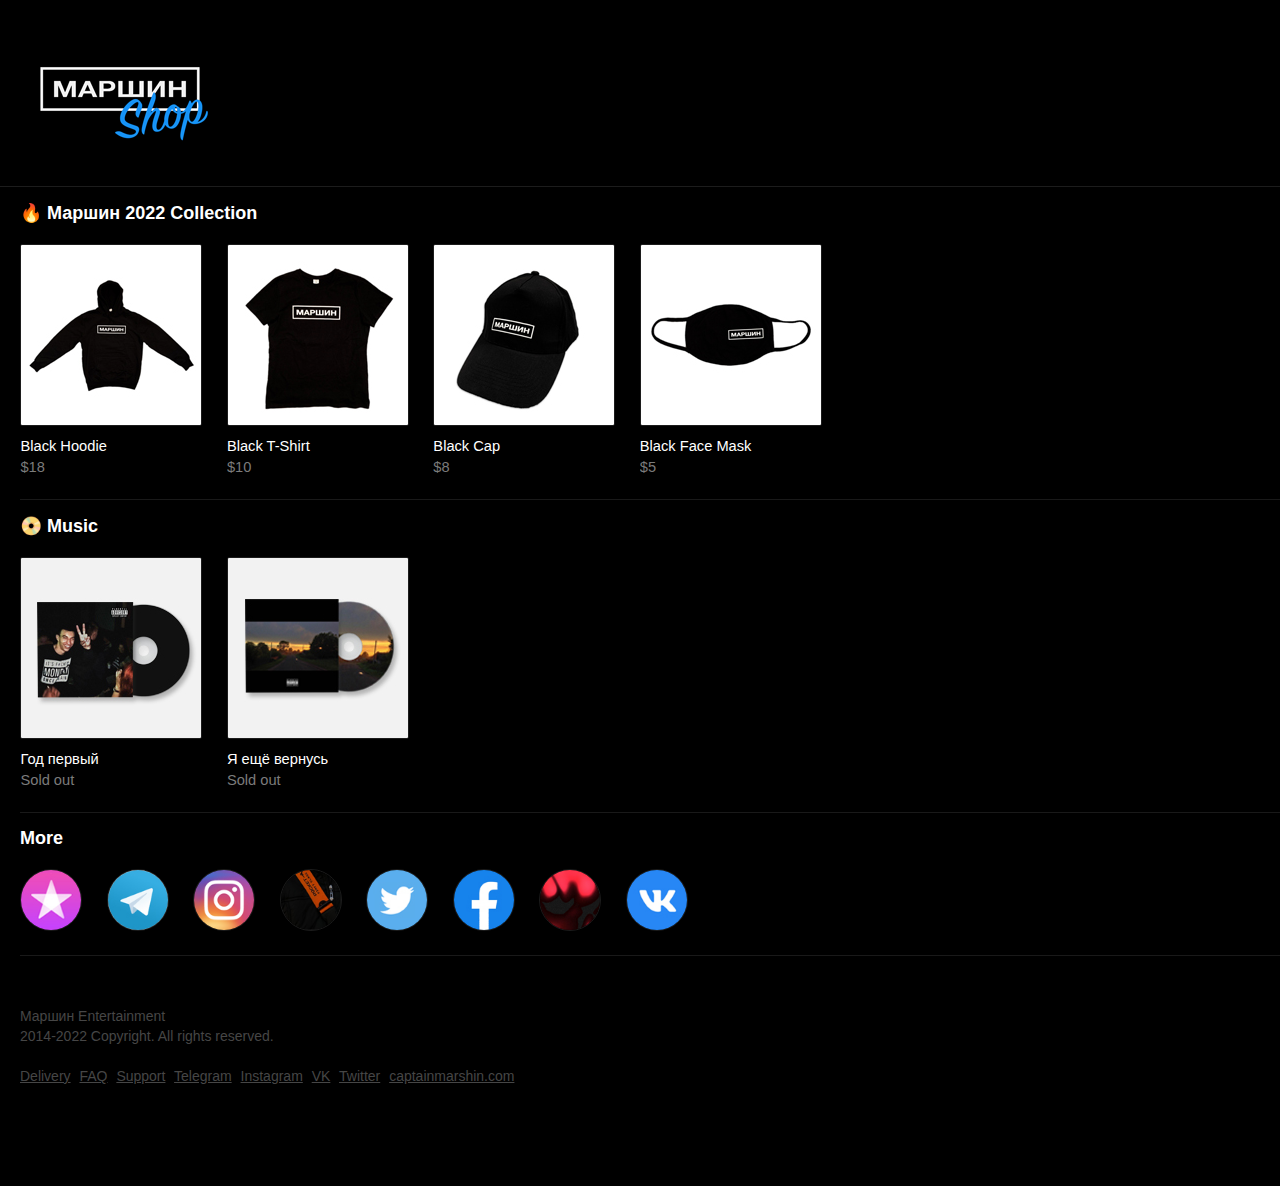
<file: index.html>
<!-- 

Marshin Shop Website.
marshin.shop
Desinged by Маршин Entertainment.
Copyright. All rights reserved.
2021

-->

<!DOCTYPE html>
<html>
<head>
	<meta charset="utf-8">
	<title>Маршин Shop / Marshin Shop</title>
	<meta name="apple-mobile-web-app-capable" content="yes">
	<meta name="viewport" content="width=device-width, initial-scale=1.0, user-scalable=no">
	<meta name="title" content="Маршин Shop">
	<meta name="description" content="Get unique items from Marshin Shop.">

	<!-- Open Graph / Facebook -->
	<meta property="og:type" content="website">
	<meta property="og:url" content="http://marshin.shop">
	<meta property="og:title" content="Маршин Shop">
	<meta property="og:description" content="Get unique items from Marshin Shop.">
	<meta property="og:image" content="favicon/preview012.jpg">

	<!-- Twitter -->
	<meta property="twitter:card" content="summary_large_image">
	<meta property="twitter:url" content="http://marshin.shop">
	<meta property="twitter:title" content="Маршин Shop">
	<meta property="twitter:description" content="Get unique items from Marshin Shop.">
	<meta property="twitter:image" content="https://marshin.shop/favicon/preview012.jpg">

	<!-- Favicon -->
	<link rel="apple-touch-icon" sizes="180x180" href="favicon/apple-touch-icon.png">
	<link rel="icon" type="image/png" sizes="32x32" href="favicon/favicon-32x32.png">
	<link rel="icon" type="image/png" sizes="16x16" href="favicon/favicon-16x16.png">
	<link rel="manifest" href="favicon/site.webmanifest">

	<!-- CSS -->
	<link rel="stylesheet" type="text/css" href="css/styles.css">
</head>
<body>

	<div class="header">
		<a href="http://marshin.shop">
			<div class="title"><img src="images/logo.png"></div>
		</a>
	</div>

	<div class="category">
		<div class="cat_title">🔥 Маршин 2022 Collection</div>
		<div class="cat_content">

			<div class="cat_item_fix"></div>

			<div class="cat_item">
				<a href="/collection/marshin2022/hoodie">
					<img class="item_cover" src="content/clothes/marshin2022/hoodie_01_s.jpg">
				</a>
				<div class="item_name">Black Hoodie</div>
				<div class="item_year">$18</div>
			</div>

			<div class="cat_item">
				<a href="/collection/marshin2022/tshirt">
					<img class="item_cover" src="content/clothes/marshin2022/tshirt_01_s.jpg">
				</a>
				<div class="item_name">Black T-Shirt</div>
				<div class="item_year">$10</div>
			</div>

			<div class="cat_item">
				<a href="/collection/marshin2022/cap">
					<img class="item_cover" src="content/clothes/marshin2022/cap_01_s.jpg">
				</a>
				<div class="item_name">Black Cap</div>
				<div class="item_year">$8</div>
			</div>

			<div class="cat_item">
				<a href="/collection/marshin2022/facemask">
					<img class="item_cover" src="content/clothes/marshin2022/facemask_01_s.jpg">
				</a>
				<div class="item_name">Black Face Mask</div>
				<div class="item_year">$5</div>
			</div>

		</div>
		<div class="cat_line"></div>
	</div>

	<div class="category">
		<div class="cat_title">📀 Music</div>
		<div class="cat_content">

			<div class="cat_item_fix"></div>

			<div class="cat_item">
				<a href="/content/music/yearone">
					<img class="item_cover" src="content/music/yearone/item_01_s.jpg">
				</a>
				<div class="item_name">Год первый</div>
				<div class="item_year">Sold out</div>
			</div>

			<div class="cat_item">
				<a href="content/music/gornoe">
					<img class="item_cover" src="content/music/gornoe/item_01_s.jpg">
				</a>
				<div class="item_name">Я ещё вернусь</div>
				<div class="item_year">Sold out</div>
			</div>

		</div>
		<div class="cat_line"></div>
	</div>


	<!-- <div class="category">
		<div class="cat_title">🗒️ Notepads</div>
		<div class="cat_content">

			<div class="cat_item_fix"></div>

			<div class="cat_item">
				<a href="soldout.html">
					<img class="item_cover" src="content/notepads/marshin-black-notepad/item_01_s.jpg">
				</a>
				<div class="item_name">Маршин Black Notepad</div>
				<div class="item_year">Sold out</div>
			</div>

			<div class="cat_item">
				<a href="soldout.html">
					<img class="item_cover" src="content/notepads/herbody-notepad/item_01_s.jpg">
				</a>
				<div class="item_name">Her Body / Neon Lights Notepad</div>
				<div class="item_year">Sold out</div>
			</div>

			<div class="cat_item">
				<a href="soldout.html">
					<img class="item_cover" src="content/notepads/marshin-white-notepad/item_01_s.jpg">
				</a>
				<div class="item_name">Маршин White Notepad</div>
				<div class="item_year">Sold out</div>
			</div>

		</div>
		<div class="cat_line"></div>
	</div>


	<div class="category">
		<div class="cat_title">😷 Masks</div>
		<div class="cat_content">

			<div class="cat_item_fix"></div>

			<div class="cat_item">
				<a href="soldout.html">
					<img class="item_cover" src="content/masks/black/item_01_s.jpg">
				</a>
				<div class="item_name">Маршин Black Face Mask</div>
				<div class="item_year">Sold out</div>
			</div>

			<div class="cat_item">
				<a href="soldout.html">
					<img class="item_cover" src="content/masks/white/item_01_s.jpg">
				</a>
				<div class="item_name">Маршин White Face Mask</div>
				<div class="item_year">Sold out</div>
			</div>

		</div>
		<div class="cat_line"></div>
	</div>


	<div class="category">
		<div class="cat_title">🔥 Lighters</div>
		<div class="cat_content">

			<div class="cat_item_fix"></div>

			<div class="cat_item">
				<a href="soldout.html">
					<img class="item_cover" src="content/lighters/DarkUnderwater/item_01_s.jpg">
				</a>
				<div class="item_name">Dark Underwater Lighter</div>
				<div class="item_year">Sold out</div>
			</div>

			<div class="cat_item">
				<a href="soldout.html">
					<img class="item_cover" src="content/lighters/HerBody/item_01_s.jpg">
				</a>
				<div class="item_name">Her Body Lighter</div>
				<div class="item_year">Sold out</div>
			</div>

			<div class="cat_item">
				<a href="soldout.html">
					<img class="item_cover" src="content/lighters/LosSantosCenter/item_01_s.jpg">
				</a>
				<div class="item_name">Los Santos Center Lighter</div>
				<div class="item_year">Sold out</div>
			</div>

			<div class="cat_item">
				<a href="soldout.html">
					<img class="item_cover" src="content/lighters/ForestLake/item_01_s.jpg">
				</a>
				<div class="item_name">Forest Lake Lighter</div>
				<div class="item_year">Sold out</div>
			</div>

			<div class="cat_item">
				<a href="soldout.html">
					<img class="item_cover" src="content/lighters/Colors/item_01_s.jpg">
				</a>
				<div class="item_name">Colors Lighter</div>
				<div class="item_year">Sold out</div>
			</div>

			<div class="cat_item">
				<a href="soldout.html">
					<img class="item_cover" src="content/lighters/CaliforniaDreamin/item_01_s.jpg">
				</a>
				<div class="item_name">California Dreamin Lighter</div>
				<div class="item_year">Sold out</div>
			</div>

		</div>
		<div class="cat_line"></div>
	</div>

	
	<div class="category">
		<div class="cat_title">🖼 Pictures</div>
		<div class="cat_content">

			<div class="cat_item_fix"></div>
			
			<div class="cat_item">
				<a href="soldout.html">
					<img class="item_cover" src="content/pictures/californiadreamin/item_01_s.jpg">
				</a>
				<div class="item_name">California Dreamin Picture</div>
				<div class="item_year">Sold out</div>
			</div>

			<div class="cat_item">
				<a href="soldout.html">
					<img class="item_cover" src="content/pictures/marshin-phoenix/item_01_s.jpg">
				</a>
				<div class="item_name">California Dreamin Picture</div>
				<div class="item_year">Sold out</div>
			</div>

		</div>
		<div class="cat_line"></div>
	</div>

	<div class="category">
		<div class="cat_title">👾 NFT</div>
		<div class="cat_content">

			<div class="cat_item_fix"></div>
			
			<div class="cat_item">
				<a href="https://opensea.io/assets/0x495f947276749ce646f68ac8c248420045cb7b5e/33532411129334326865663577457031728720317611438522306685491022489712540516353" target="_blank">
					<img class="item_cover" src="content/nft/312.jpg">
				</a>
				<div class="item_name">HER BODY / NEON LIGHT</div>
				<div class="item_year">Get on OpenSea</div>
			</div>

			<div class="cat_item">
				<a href="https://opensea.io/assets/0x495f947276749ce646f68ac8c248420045cb7b5e/33532411129334326865663577457031728720317611438522306685491022502906680049665" target="_blank">
					<img class="item_cover" src="content/nft/316.jpg">
				</a>
				<div class="item_name">COLORS</div>
				<div class="item_year">Get on OpenSea</div>
			</div>

			<div class="cat_item">
				<a href="https://opensea.io/assets/0x495f947276749ce646f68ac8c248420045cb7b5e/33532411129334326865663577457031728720317611438522306685491022473219866099713" target="_blank">
					<img class="item_cover" src="content/nft/206.jpg">
				</a>
				<div class="item_name">Sticker #1</div>
				<div class="item_year">Get on OpenSea</div>
			</div>

			<div class="cat_item">
				<a href="https://opensea.io/assets/0x495f947276749ce646f68ac8c248420045cb7b5e/33532411129334326865663577457031728720317611438522306685491022487513517260801" target="_blank">
					<img class="item_cover" src="content/nft/317.jpg">
				</a>
				<div class="item_name">CALIFORNIA LIGHTS</div>
				<div class="item_year">Get on OpenSea</div>
			</div>

			<style type="text/css">


				.btn_redirect_block{
					border: 1px solid black;
					height: 230px;
				}

				.btn_redirect{
					margin-top: 60px;
					border: 1px solid #222222;
					background-color: #191919;
					box-sizing: border-box;
					height: 78px;
					padding: 8px;
					color: white;
					border-radius: 80px;
					font-size: 15px;
				}

				.btn_redirect_icon{
					float: left;
					box-sizing: border-box;
					display: inline-block;
				}

				.btn_redirect_text{
					float: left;
					box-sizing: border-box;
					padding-top: 14px;
					margin-left: 12px;
					margin-right: 22px;
					display: inline-block;
				}

				.btn_redirect_txt1{
					font-size: 14px;
					color: #F1F1F1;
				}

				.btn_redirect:after {
					content: "";
					display: table;
					clear: both;
				}

				img.btnred_fix{
					vertical-align: middle;
				}

			</style>

			<div class="cat_item">
				<div class="btn_redirect_block">
					<a href="https://marshin.art" target="_blank">
					<div class="btn_redirect">
						<div class="btn_redirect_icon"><img class="more_item_cover btnred_fix" src="images/marshinart.jpg"></div>
						<div class="btn_redirect_text">
							<div class="btn_redirect_txt1">Show more on</div>
							<div>marshin.art</div>
						</div>
					</div>
					</a>
				</div>
			</div>

		</div>
		<div class="cat_line"></div>
	</div> -->


	<div class="projects">
		<div class="cat_title">More</div>
		<div class="cat_content">

			<div class="cat_item_fix"></div>

			<div class="cat_item">
				<a href="https://music.apple.com/ru/artist/captain-marshin/1486687033" target="_blank" title="iTunes Store">
					<img class="more_item_cover" src="images/itunes.jpg">
				</a>
			</div>

			<div class="cat_item">
				<a href="https://t.me/captainmarshin" target="_blank" title="Telegram">
					<img class="more_item_cover" src="images/telegram.jpg">
				</a>
			</div>

			<div class="cat_item">
				<a href="https://www.instagram.com/captainmarshin/" target="_blank" title="Instagram">
					<img class="more_item_cover" src="images/instagram.jpg">
				</a>
			</div>

			<div class="cat_item">
				<a href="http://captainmarshin.com" target="_blank" title="Капитан Маршин / Captain Marshin">
					<img class="more_item_cover" src="images/captainmarshin.jpg">
				</a>
			</div>

			<div class="cat_item">
				<a href="https://twitter.com/captainmarshin" target="_blank" title="Twitter">
					<img class="more_item_cover" src="images/twitter.jpg">
				</a>
			</div>

			<div class="cat_item">
				<a href="https://www.facebook.com/%D0%9A%D0%B0%D0%BF%D0%B8%D1%82%D0%B0%D0%BD-%D0%9C%D0%B0%D1%80%D1%88%D0%B8%D0%BD-Captain-Marshin-149532973906798" target="_blank" title="Facebook">
					<img class="more_item_cover" src="images/facebook.jpg">
				</a>
			</div>

			<div class="cat_item">
				<a href="http://marshin.art" target="_blank" title="Marshin Art">
					<img class="more_item_cover" src="images/marshinart.jpg">
				</a>
			</div>

			<div class="cat_item">
				<a href="https://vk.com/captainmarshin" target="_blank" title="VK">
					<img class="more_item_cover" src="images/vk.jpg">
				</a>
			</div>

		</div>
		<div class="cat_line"></div>
	</div>

	<div class="footer">
		Маршин Entertainment<br>
		2014-2022 Copyright. All rights reserved.

		<div class="links"> <!-- Social Links -->
			<a class="space-2" href="delivery.html">Delivery</a>
			<a class="space-2" href="faq.html">FAQ</a>
			<a class="space-2" href="support.html">Support</a>
			<a class="space-2" href="https://t.me/captainmarshin">Telegram</a>
			<a class="space-2" href="https://www.instagram.com/captainmarshin/">Instagram</a>
			<a class="space-2" href="https://vk.com/captainmarshin">VK</a>
			<a class="space-2" href="https://twitter.com/captainmarshin">Twitter</a>
			<a class="space-2" href="https://captainmarshin.com">captainmarshin.com</a>
		</div>
	</div>

</body>
</html>
</file>
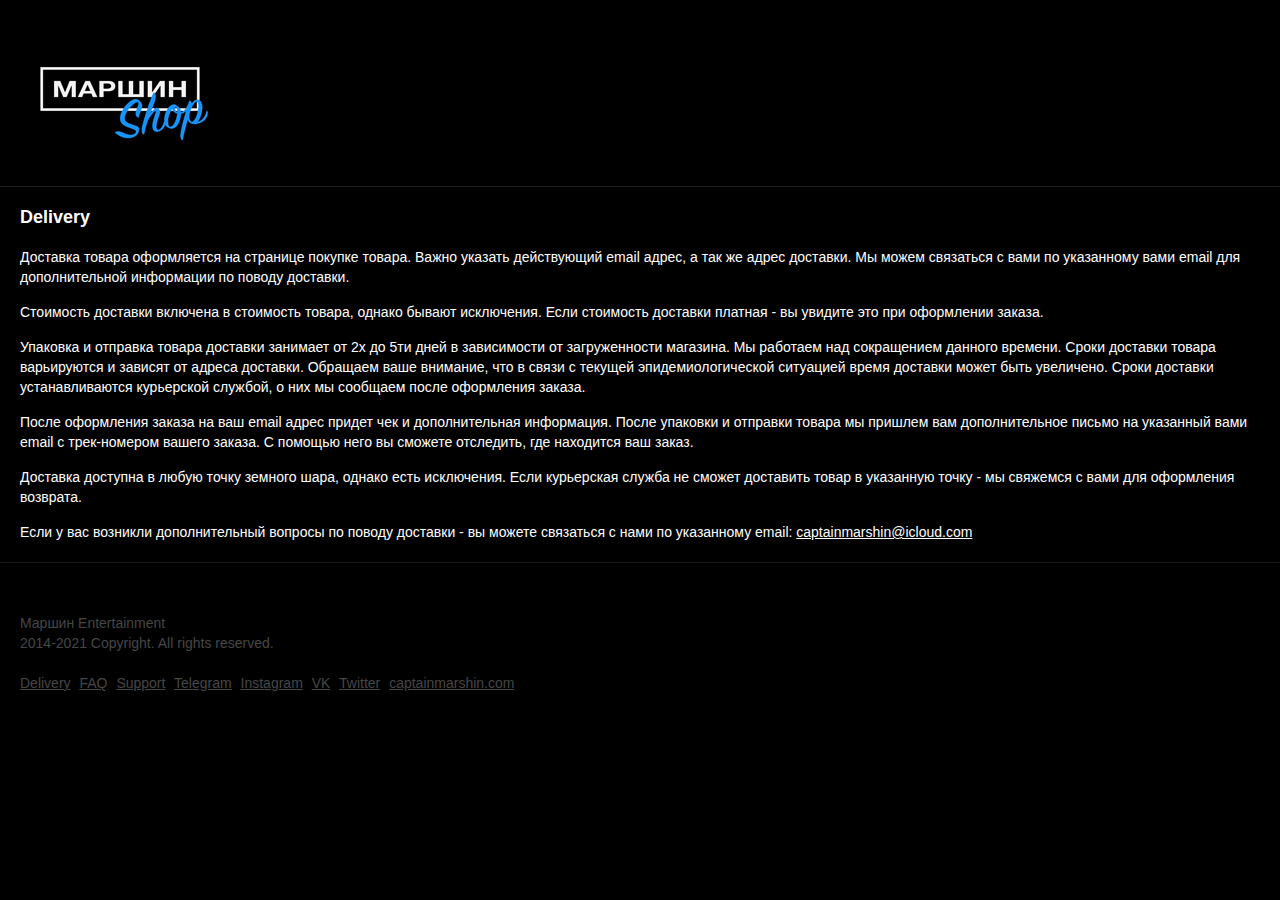
<file: delivery.html>
<!-- 

Marshin Shop Website.
marshin.shop
Desinged by Маршин Entertainment.
Copyright. All rights reserved.
2021

-->

<!DOCTYPE html>
<html>
<head>
	<meta charset="utf-8">
	<title>Delivery - Маршин Shop</title>
	<meta name="apple-mobile-web-app-capable" content="yes">
	<meta name="viewport" content="width=device-width, initial-scale=1.0, user-scalable=no">
	<meta name="title" content="Delivery - Маршин Shop">
	<meta name="description" content="Information about delivery on Маршин Shop">

	<!-- Open Graph / Facebook -->
	<meta property="og:type" content="website">
	<meta property="og:url" content="http://marshin.shop">
	<meta property="og:title" content="Delivery - Маршин Shop">
	<meta property="og:description" content="Information about delivery on Маршин Shop">
	<meta property="og:image" content="favicon/preview012.jpg">

	<!-- Twitter -->
	<meta property="twitter:card" content="summary_large_image">
	<meta property="twitter:url" content="http://marshin.shop">
	<meta property="twitter:title" content="Delivery - Маршин Shop">
	<meta property="twitter:description" content="Information about delivery on Маршин Shop">
	<meta property="twitter:image" content="favicon/preview012.jpg">

	<!-- Favicon -->
	<link rel="apple-touch-icon" sizes="180x180" href="favicon/apple-touch-icon.png">
	<link rel="icon" type="image/png" sizes="32x32" href="favicon/favicon-32x32.png">
	<link rel="icon" type="image/png" sizes="16x16" href="favicon/favicon-16x16.png">
	<link rel="manifest" href="favicon/site.webmanifest">

	<!-- CSS -->
	<link rel="stylesheet" type="text/css" href="css/styles.css">
</head>
<body>

	<div class="header">
		<a href="http://marshin.shop">
			<div class="title"><img src="images/logo.png"></div>
		</a>
	</div>

	<div class="text">
		<div class="cat_title">Delivery</div>
		<span class="text_blocks">
			Доставка товара оформляется на странице покупке товара. Важно указать действующий email адрес, а так же адрес доставки. Мы можем связаться с вами по указанному вами email для дополнительной информации по поводу доставки.
		</span>
		<span class="text_blocks">
			Стоимость доставки включена в стоимость товара, однако бывают исключения. Если стоимость доставки платная - вы увидите это при оформлении заказа. 
		</span>
		<span class="text_blocks">
			Упаковка и отправка товара доставки занимает от 2х до 5ти дней в зависимости от загруженности магазина. Мы работаем над сокращением данного времени. Сроки доставки товара варьируются и зависят от адреса доставки. Обращаем ваше внимание, что в связи с текущей эпидемиологической ситуацией время доставки может быть увеличено. Сроки доставки устанавливаются курьерской службой, о них мы сообщаем после оформления заказа. 
		</span>
		<span class="text_blocks">
			После оформления заказа на ваш email адрес придет чек и дополнительная информация. После упаковки и отправки товара мы пришлем вам дополнительное письмо на указанный вами email с трек-номером вашего заказа. С помощью него вы сможете отследить, где находится ваш заказ. 
		</span>
		<span class="text_blocks">
			Доставка доступна в любую точку земного шара, однако есть исключения. Если курьерская служба не сможет доставить товар в указанную точку - мы свяжемся с вами для оформления возврата. 
		</span>
		<span class="text_blocks">
			Если у вас возникли дополнительный вопросы по поводу доставки - вы можете связаться с нами по указанному email: <a class="faq_url" href="mailto:captainmarshin@icloud.com?subject=Маршин Shop: Вопрос по доставке">captainmarshin@icloud.com</a>
		</span>
	</div>


	<div class="block_line"></div>


	<div class="footer">
		Маршин Entertainment<br>
		2014-2021 Copyright. All rights reserved.

		<div class="links"> <!-- Social Links -->
			<a class="space-2" href="delivery.html">Delivery</a>
			<a class="space-2" href="faq.html">FAQ</a>
			<a class="space-2" href="support.html">Support</a>
			<a class="space-2" href="https://t.me/captainmarshin">Telegram</a>
			<a class="space-2" href="https://www.instagram.com/captainmarshin/">Instagram</a>
			<a class="space-2" href="https://vk.com/captainmarshin">VK</a>
			<a class="space-2" href="https://twitter.com/captainmarshin">Twitter</a>
			<a class="space-2" href="https://captainmarshin.com">captainmarshin.com</a>
		</div>
	</div>

</body>
</html>
</file>
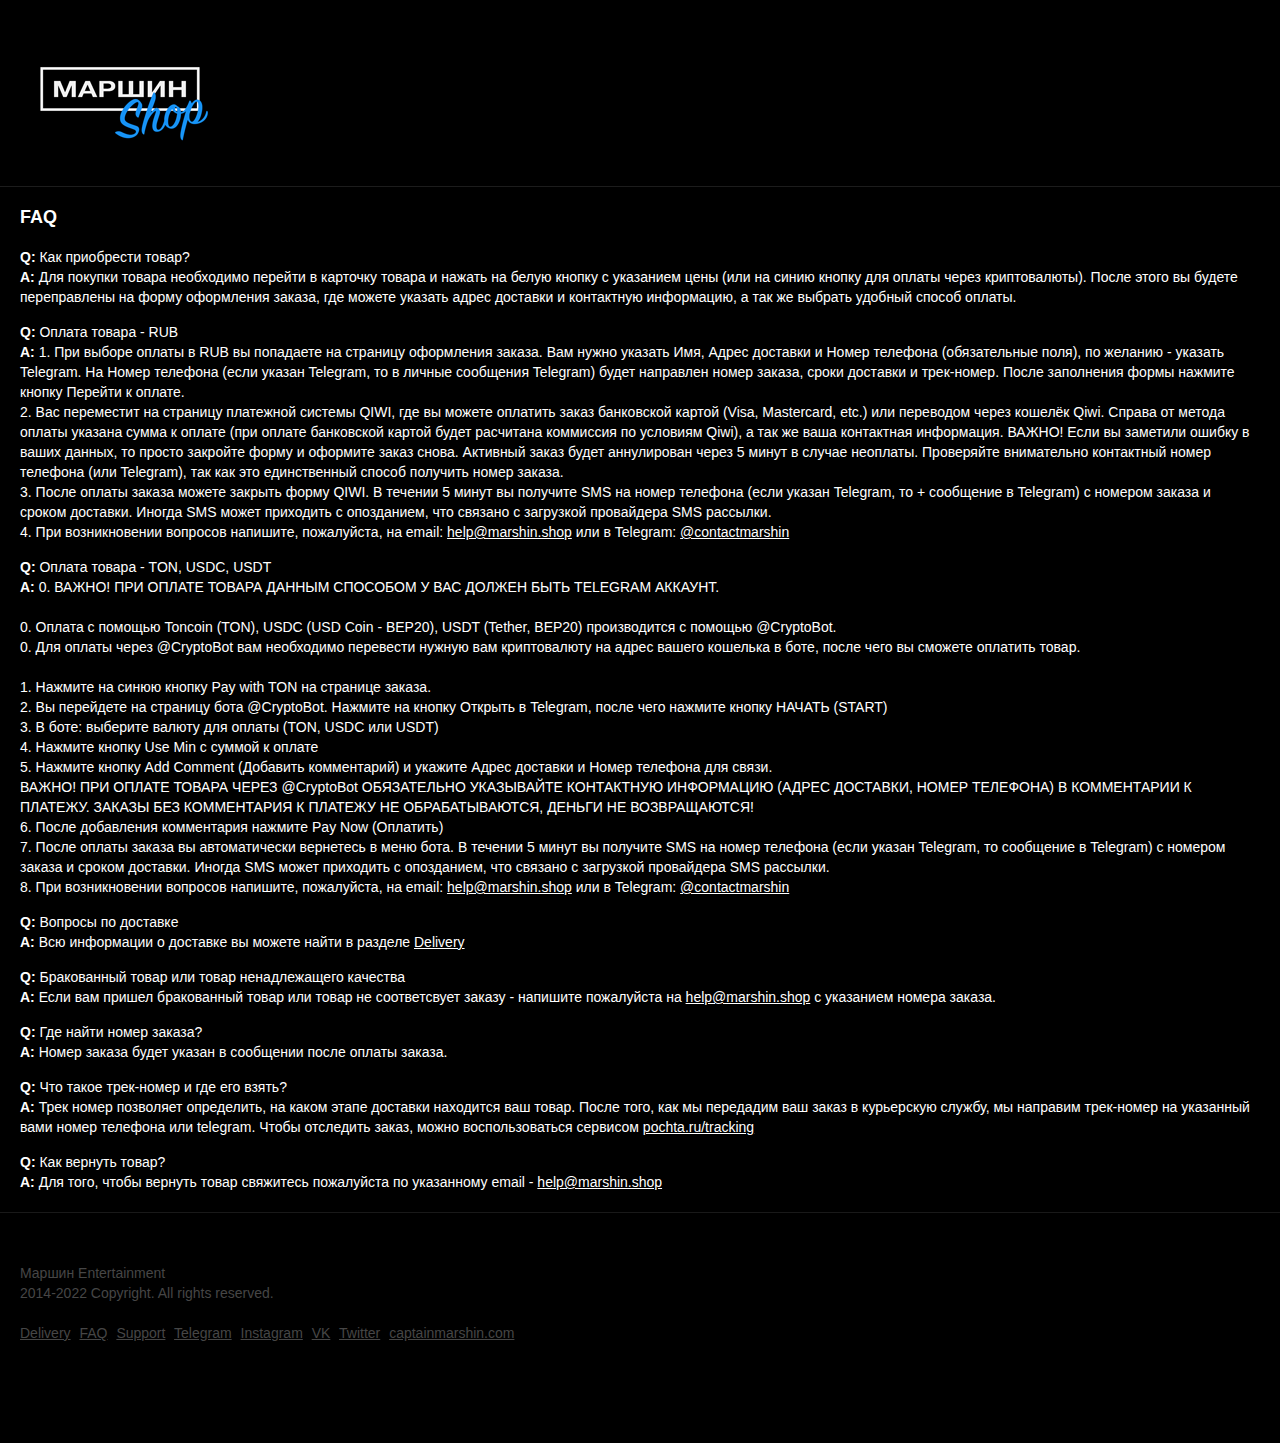
<file: faq.html>
<!-- 

Marshin Shop Website.
marshin.shop
Desinged by Маршин Entertainment.
Copyright. All rights reserved.
2021

-->

<!DOCTYPE html>
<html>
<head>
	<meta charset="utf-8">
	<title>FAQ - Маршин Shop</title>
	<meta name="apple-mobile-web-app-capable" content="yes">
	<meta name="viewport" content="width=device-width, initial-scale=1.0, user-scalable=no">
	<meta name="title" content="FAQ - Маршин Shop">
	<meta name="description" content="Frequently asked questions - Marshin Shop">

	<!-- Open Graph / Facebook -->
	<meta property="og:type" content="website">
	<meta property="og:url" content="http://marshin.shop/faq">
	<meta property="og:title" content="FAQ - Маршин Shop">
	<meta property="og:description" content="Frequently asked questions - Marshin Shop">
	<meta property="og:image" content="favicon/preview012.jpg">

	<!-- Twitter -->
	<meta property="twitter:card" content="summary_large_image">
	<meta property="twitter:url" content="http://marshin.shop/faq">
	<meta property="twitter:title" content="FAQ - Маршин Shop">
	<meta property="twitter:description" content="Frequently asked questions - Marshin Shop">
	<meta property="twitter:image" content="https://marshin.shop/favicon/preview012.jpg">

	<!-- Favicon -->
	<link rel="apple-touch-icon" sizes="180x180" href="favicon/apple-touch-icon.png">
	<link rel="icon" type="image/png" sizes="32x32" href="favicon/favicon-32x32.png">
	<link rel="icon" type="image/png" sizes="16x16" href="favicon/favicon-16x16.png">
	<link rel="manifest" href="favicon/site.webmanifest">

	<!-- CSS -->
	<link rel="stylesheet" type="text/css" href="css/styles.css">
</head>
<body>

	<div class="header">
		<a href="http://marshin.shop">
			<div class="title"><img src="images/logo.png"></div>
		</a>
	</div>

	<div class="text">
		<div class="cat_title">FAQ</div>
		<span class="text_blocks">
			<b>Q:</b> Как приобрести товар?<br>
			<b>A:</b> Для покупки товара необходимо перейти в карточку товара и нажать на белую кнопку с указанием цены (или на синию кнопку для оплаты через криптовалюты). После этого вы будете переправлены на форму оформления заказа, где можете указать адрес доставки и контактную информацию, а так же выбрать удобный способ оплаты.
		</span>
		<!-- <span class="text_blocks">
			<b>Q:</b> Что такое Лицензионный ключ?<br>
			<b>A:</b> Лицензионный ключ - это серийный номер товара. Каждый товар, представленный в магазине уникальный и продается ограниченным тиражом. Лицензионный ключ будет отправлен вам по email после покупке товара. В данный момент лицензионный ключ предоставляется только при покупке
		</span> -->

		<a name="howtobuy"></a>
		<span class="text_blocks">
			<b>Q:</b> Оплата товара - RUB<br>
			<b>A:</b> 1. При выборе оплаты в RUB вы попадаете на страницу оформления заказа. Вам нужно указать Имя, Адрес доставки и Номер телефона (обязательные поля), по желанию - указать Telegram. На Номер телефона (если указан Telegram, то в личные сообщения Telegram) будет направлен номер заказа, сроки доставки и трек-номер. После заполнения формы нажмите кнопку Перейти к оплате.<br>
			2. Вас переместит на страницу платежной системы QIWI, где вы можете оплатить заказ банковской картой (Visa, Mastercard, etc.) или переводом через кошелёк Qiwi. Справа от метода оплаты указана сумма к оплате (при оплате банковской картой будет расчитана коммиссия по условиям Qiwi), а так же ваша контактная информация.
			ВАЖНО! Если вы заметили ошибку в ваших данных, то просто закройте форму и оформите заказ снова. Активный заказ будет аннулирован через 5 минут в случае неоплаты. Проверяйте внимательно контактный номер телефона (или Telegram), так как это единственный способ получить номер заказа.<br>
			3. После оплаты заказа можете закрыть форму QIWI. В течении 5 минут вы получите SMS на номер телефона (если указан Telegram, то + сообщение в Telegram) с номером заказа и сроком доставки. Иногда SMS может приходить с опозданием, что связано с загрузкой провайдера SMS рассылки.<br>
			4. При возникновении вопросов напишите, пожалуйста, на email: <a class="faq_url" href="mailto:help@marshin.shop?subject=Маршин Shop: Обращение пользователя">help@marshin.shop</a> или в Telegram: <a class="faq_url" href="https://t.me/contactmarshin">@contactmarshin</a>
		</span>

		<a name="cryptobot"></a>
		<span class="text_blocks">
			<b>Q:</b> Оплата товара - TON, USDC, USDT<br>
			<b>A:</b> 0. ВАЖНО! ПРИ ОПЛАТЕ ТОВАРА ДАННЫМ СПОСОБОМ У ВАС ДОЛЖЕН БЫТЬ TELEGRAM АККАУНТ.<br><br>
			0. Оплата с помощью Toncoin (TON), USDC (USD Coin - BEP20), USDT (Tether, BEP20) производится с помощью @CryptoBot.<br>
			0. Для оплаты через @CryptoBot вам необходимо перевести нужную вам криптовалюту на адрес вашего кошелька в боте, после чего вы сможете оплатить товар.<br><br>
			1. Нажмите на синюю кнопку Pay with TON на странице заказа.<br>
			2. Вы перейдете на страницу бота @CryptoBot. Нажмите на кнопку Открыть в Telegram, после чего нажмите кнопку НАЧАТЬ (START)<br>
			3. В боте: выберите валюту для оплаты (TON, USDC или USDT)<br>
			4. Нажмите кнопку Use Min с суммой к оплате<br>
			5. Нажмите кнопку Add Comment (Добавить комментарий) и укажите Адрес доставки и Номер телефона для связи.<br>
			ВАЖНО! ПРИ ОПЛАТЕ ТОВАРА ЧЕРЕЗ @CryptoBot ОБЯЗАТЕЛЬНО УКАЗЫВАЙТЕ КОНТАКТНУЮ ИНФОРМАЦИЮ (АДРЕС ДОСТАВКИ, НОМЕР ТЕЛЕФОНА) В КОММЕНТАРИИ К ПЛАТЕЖУ. ЗАКАЗЫ БЕЗ КОММЕНТАРИЯ К ПЛАТЕЖУ НЕ ОБРАБАТЫВАЮТСЯ, ДЕНЬГИ НЕ ВОЗВРАЩАЮТСЯ!<br>
			6. После добавления комментария нажмите Pay Now (Оплатить)<br>
			7. После оплаты заказа вы автоматически вернетесь в меню бота. В течении 5 минут вы получите SMS на номер телефона (если указан Telegram, то сообщение в Telegram) с номером заказа и сроком доставки. Иногда SMS может приходить с опозданием, что связано с загрузкой провайдера SMS рассылки.<br>
			8. При возникновении вопросов напишите, пожалуйста, на email: <a class="faq_url" href="mailto:help@marshin.shop?subject=Маршин Shop: Обращение пользователя">help@marshin.shop</a> или в Telegram: <a class="faq_url" href="https://t.me/contactmarshin">@contactmarshin</a>
		</span>

		<span class="text_blocks">
			<b>Q:</b> Вопросы по доставке<br>
			<b>A:</b> Всю информации о доставке вы можете найти в разделе <a class="faq_url" href="delivery.html">Delivery</a>
		</span>
		<span class="text_blocks">
			<b>Q:</b> Бракованный товар или товар ненадлежащего качества<br>
			<b>A:</b> Если вам пришел бракованный товар или товар не соответсвует заказу - напишите пожалуйста на <a class="faq_url" href="mailto:help@marshin.shop?subject=Маршин Shop: Обращение пользователя">help@marshin.shop</a> с указанием номера заказа.
		</span>
		<span class="text_blocks">
			<b>Q:</b> Где найти номер заказа?<br>
			<b>A:</b> Номер заказа будет указан в сообщении после оплаты заказа.
		</span>
		<span class="text_blocks">
			<b>Q:</b> Что такое трек-номер и где его взять?<br>
			<b>A:</b> Трек номер позволяет определить, на каком этапе доставки находится ваш товар. После того, как мы передадим ваш заказ в курьерскую службу, мы направим трек-номер на указанный вами номер телефона или telegram. Чтобы отследить заказ, можно воспользоваться сервисом <a class="faq_url" href="https://pochta.ru/tracking" target="_blank">pochta.ru/tracking</a>
		</span>
		<span class="text_blocks">
			<b>Q:</b> Как вернуть товар?<br>
			<b>A:</b> Для того, чтобы вернуть товар свяжитесь пожалуйста по указанному email - <a class="faq_url" href="mailto:help@marshin.shop?subject=Маршин Shop: Обращение пользователя">help@marshin.shop</a>
		</span>
	</div>


	<div class="block_line"></div>


	<div class="footer">
		Маршин Entertainment<br>
		2014-2022 Copyright. All rights reserved.

		<div class="links"> <!-- Social Links -->
			<a class="space-2" href="delivery.html">Delivery</a>
			<a class="space-2" href="faq.html">FAQ</a>
			<a class="space-2" href="support.html">Support</a>
			<a class="space-2" href="https://t.me/captainmarshin">Telegram</a>
			<a class="space-2" href="https://www.instagram.com/captainmarshin/">Instagram</a>
			<a class="space-2" href="https://vk.com/captainmarshin">VK</a>
			<a class="space-2" href="https://twitter.com/captainmarshin">Twitter</a>
			<a class="space-2" href="https://captainmarshin.com">captainmarshin.com</a>
		</div>
	</div>

</body>
</html>
</file>
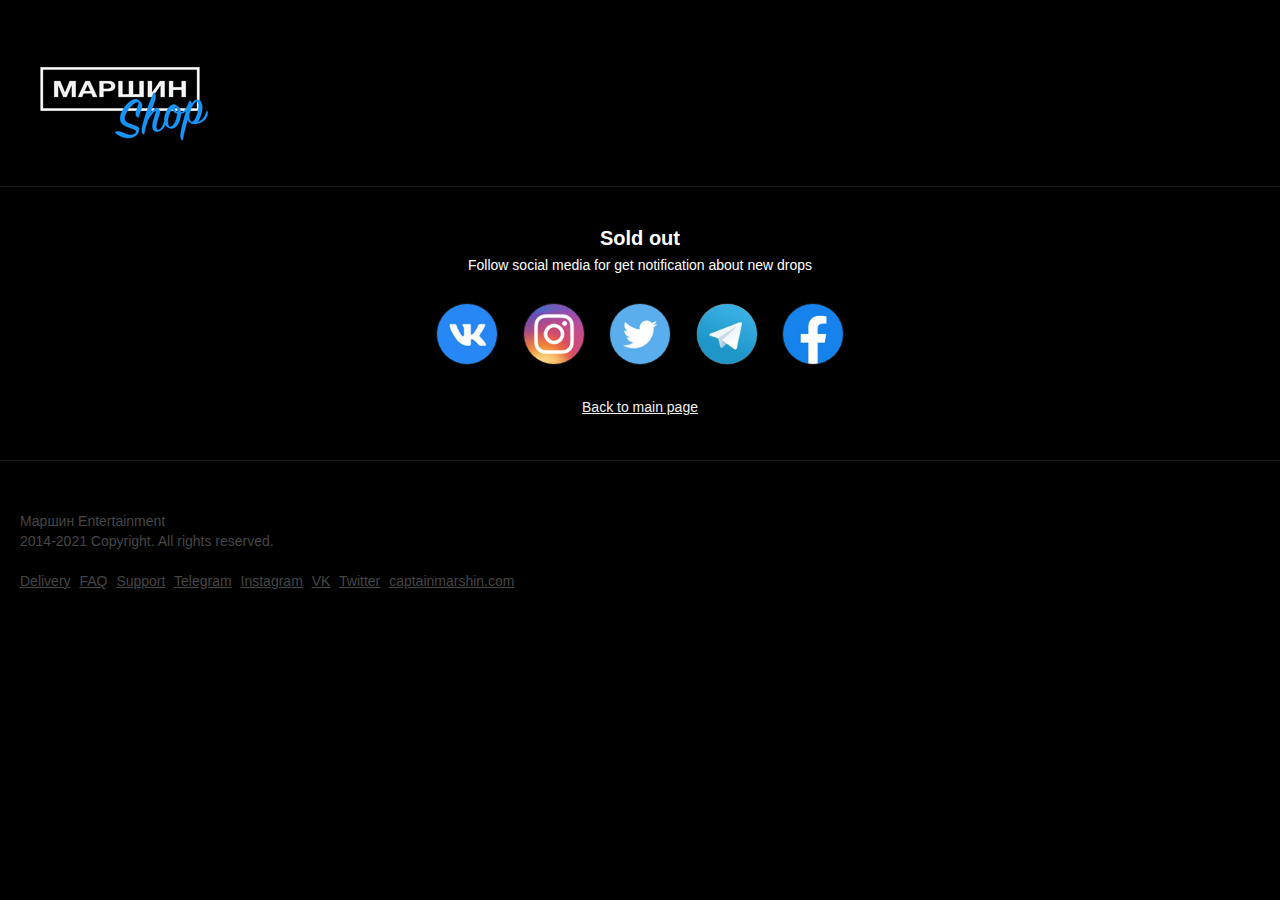
<file: soldout.html>
<!-- 

Marshin Shop Website.
marshin.shop
Desinged by Маршин Entertainment.
Copyright. All rights reserved.
2021

-->

<!DOCTYPE html>
<html>
<head>
	<meta charset="utf-8">
	<title>Sold out - Маршин Shop</title>
	<meta name="apple-mobile-web-app-capable" content="yes">
	<meta name="viewport" content="width=device-width, initial-scale=1.0, user-scalable=no">
	<meta name="title" content="Маршин Shop">
	<meta name="description" content="Get uniqie items from Marshin Shop.">

	<!-- Open Graph / Facebook -->
	<meta property="og:type" content="website">
	<meta property="og:url" content="http://marshin.shop">
	<meta property="og:title" content="Маршин Shop">
	<meta property="og:description" content="Get uniqie items from Marshin Shop">
	<meta property="og:image" content="favicon/preview012.jpg">

	<!-- Twitter -->
	<meta property="twitter:card" content="summary_large_image">
	<meta property="twitter:url" content="http://marshin.shop">
	<meta property="twitter:title" content="Маршин Shop">
	<meta property="twitter:description" content="Get uniqie items from Marshin Shop">
	<meta property="twitter:image" content="https://marshin.shop/favicon/preview012.jpg">

	<!-- Favicon -->
	<link rel="apple-touch-icon" sizes="180x180" href="favicon/apple-touch-icon.png">
	<link rel="icon" type="image/png" sizes="32x32" href="favicon/favicon-32x32.png">
	<link rel="icon" type="image/png" sizes="16x16" href="favicon/favicon-16x16.png">
	<link rel="manifest" href="favicon/site.webmanifest">

	<!-- CSS -->
	<link rel="stylesheet" type="text/css" href="css/styles.css">
</head>
<body>

	<div class="header">
		<a href="http://marshin.shop">
			<div class="title"><img src="images/logo.png"></div>
		</a>
	</div>

	<div class="message">
		<div class="sold_out_h">Sold out</div>
		<div class="sold_out_msg">Follow social media for get notification about new drops</div>

		<div class="cat_content sold_out_social">

			<div class="cat_item_fix"></div>

			<div class="cat_item">
				<a href="https://vk.com/captainmarshin" target="_blank" title="VK">
					<img class="more_item_cover" src="images/vk.jpg">
				</a>
			</div>

			<div class="cat_item">
				<a href="https://www.instagram.com/captainmarshin/" target="_blank" title="Instagram">
					<img class="more_item_cover" src="images/instagram.jpg">
				</a>
			</div>

			<div class="cat_item">
				<a href="https://twitter.com/captainmarshin" target="_blank" title="Twitter">
					<img class="more_item_cover" src="images/twitter.jpg">
				</a>
			</div>

			<div class="cat_item">
				<a href="https://t.me/captainmarshin" target="_blank" title="Telegram">
					<img class="more_item_cover" src="images/telegram.jpg">
				</a>
			</div>

			<div class="cat_item">
				<a href="https://www.facebook.com/%D0%9A%D0%B0%D0%BF%D0%B8%D1%82%D0%B0%D0%BD-%D0%9C%D0%B0%D1%80%D1%88%D0%B8%D0%BD-Captain-Marshin-149532973906798" target="_blank" title="Facebook">
					<img class="more_item_cover" src="images/facebook.jpg">
				</a>
			</div>

		</div>

		<div class="sold_out_back"><a href="index.html">Back to main page</a></div>

	</div>


	<div class="block_line"></div>


	<div class="footer">
		Маршин Entertainment<br>
		2014-2021 Copyright. All rights reserved.

		<div class="links"> <!-- Social Links -->
			<a class="space-2" href="delivery.html">Delivery</a>
			<a class="space-2" href="faq.html">FAQ</a>
			<a class="space-2" href="support.html">Support</a>
			<a class="space-2" href="https://t.me/captainmarshin">Telegram</a>
			<a class="space-2" href="https://www.instagram.com/captainmarshin/">Instagram</a>
			<a class="space-2" href="https://vk.com/captainmarshin">VK</a>
			<a class="space-2" href="https://twitter.com/captainmarshin">Twitter</a>
			<a class="space-2" href="https://captainmarshin.com">captainmarshin.com</a>
		</div>
	</div>

</body>
</html>
</file>
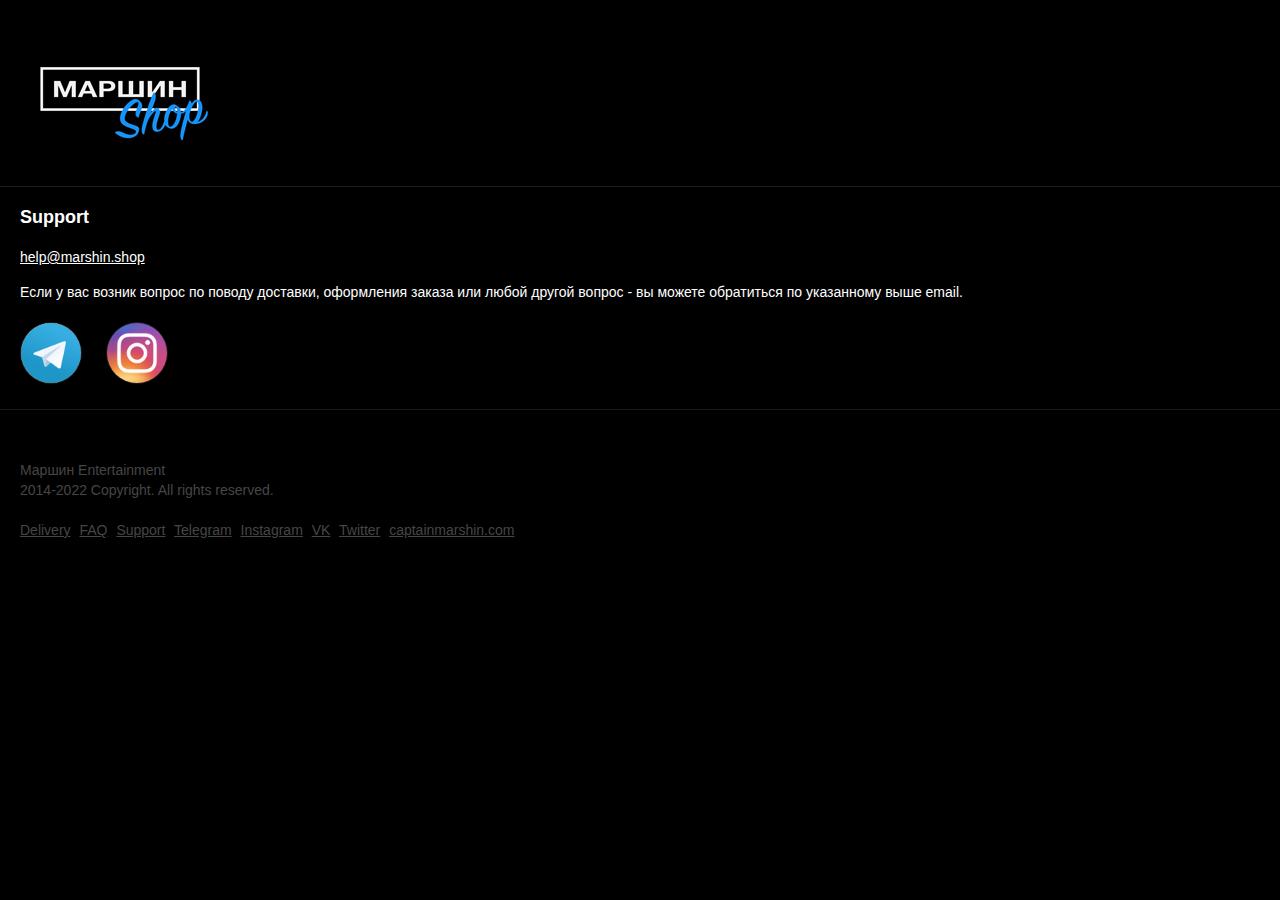
<file: support.html>
<!-- 

Marshin Shop Website.
marshin.shop
Desinged by Маршин Entertainment.
Copyright. All rights reserved.
2021

-->

<!DOCTYPE html>
<html>
<head>
	<meta charset="utf-8">
	<title>Support - Маршин Shop</title>
	<meta name="apple-mobile-web-app-capable" content="yes">
	<meta name="viewport" content="width=device-width, initial-scale=1.0, user-scalable=no">
	<meta name="title" content="Support - Маршин Shop">
	<meta name="description" content="Contact with support">

	<!-- Open Graph / Facebook -->
	<meta property="og:type" content="website">
	<meta property="og:url" content="http://marshin.shop/support">
	<meta property="og:title" content="Support - Маршин Shop">
	<meta property="og:description" content="Contact with support">
	<meta property="og:image" content="favicon/preview012.jpg">

	<!-- Twitter -->
	<meta property="twitter:card" content="summary_large_image">
	<meta property="twitter:url" content="http://marshin.shop/support">
	<meta property="twitter:title" content="Support - Маршин Shop">
	<meta property="twitter:description" content="Contact with support">
	<meta property="twitter:image" content="https://marshin.shop/favicon/preview012.jpg">

	<!-- Favicon -->
	<link rel="apple-touch-icon" sizes="180x180" href="favicon/apple-touch-icon.png">
	<link rel="icon" type="image/png" sizes="32x32" href="favicon/favicon-32x32.png">
	<link rel="icon" type="image/png" sizes="16x16" href="favicon/favicon-16x16.png">
	<link rel="manifest" href="favicon/site.webmanifest">

	<!-- CSS -->
	<link rel="stylesheet" type="text/css" href="css/styles.css">
</head>
<body>

	<div class="header">
		<a href="http://marshin.shop">
			<div class="title"><img src="images/logo.png"></div>
		</a>
	</div>

	<div class="text">
		<div class="cat_title">Support</div>
		<span class="text_blocks">
			<a class="faq_url" href="mailto:help@marshin.shop?subject=Маршин Shop: Обращение пользователя">help@marshin.shop</a>
		</span>
		<span class="text_blocks">
			Если у вас возник вопрос по поводу доставки, оформления заказа или любой другой вопрос - вы можете обратиться по указанному выше email.<br>

			<div class="cat_content support_urls">

				<div class="cat_item">
					<a href="https://t.me/contactmarshin" target="_blank" title="Telegram">
						<img class="more_item_cover" src="images/telegram.jpg">
					</a>
				</div>

				<div class="cat_item">
					<a href="https://www.instagram.com/captainmarshin/" target="_blank" title="Instagram">
						<img class="more_item_cover" src="images/instagram.jpg">
					</a>
				</div>

			</div>

		</span>
	</div>


	<div class="block_line"></div>


	<div class="footer">
		Маршин Entertainment<br>
		2014-2022 Copyright. All rights reserved.

		<div class="links"> <!-- Social Links -->
			<a class="space-2" href="delivery.html">Delivery</a>
			<a class="space-2" href="faq.html">FAQ</a>
			<a class="space-2" href="support.html">Support</a>
			<a class="space-2" href="https://t.me/captainmarshin">Telegram</a>
			<a class="space-2" href="https://www.instagram.com/captainmarshin/">Instagram</a>
			<a class="space-2" href="https://vk.com/captainmarshin">VK</a>
			<a class="space-2" href="https://twitter.com/captainmarshin">Twitter</a>
			<a class="space-2" href="https://captainmarshin.com">captainmarshin.com</a>
		</div>
	</div>

</body>
</html>
</file>
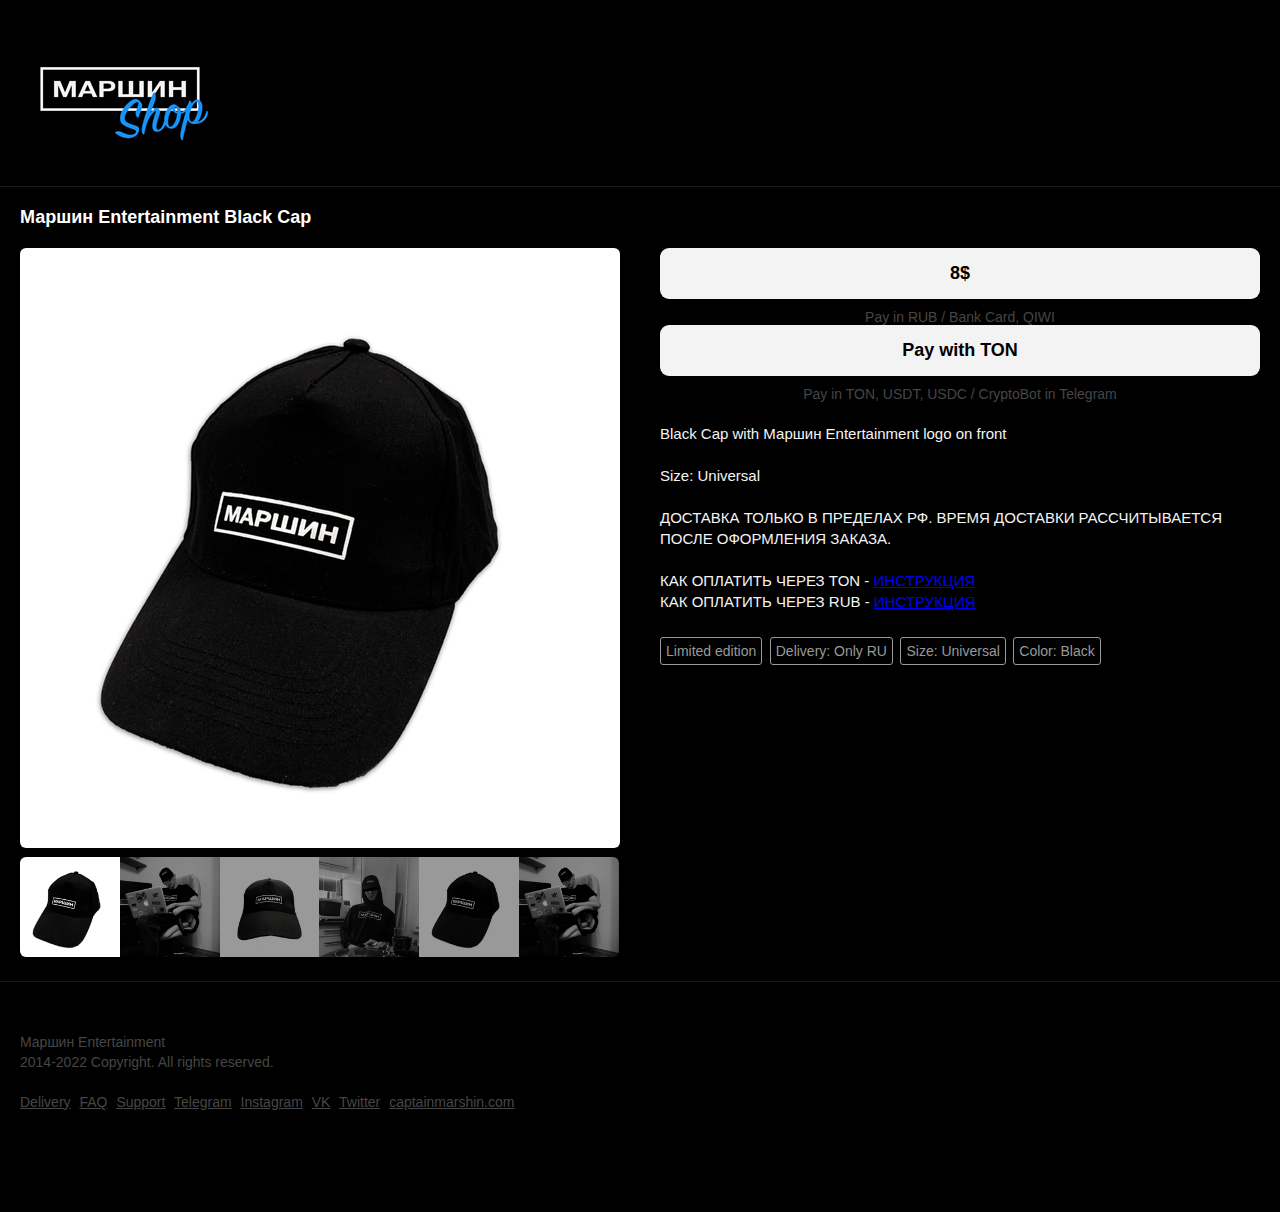
<file: collection/marshin2022/cap.html>
<!-- 
Marshin Shop Website.
marshin.shop
Desinged by Маршин Entertainment.
Copyright. All rights reserved.
2021
-->

<!DOCTYPE html>
<html>
<head>
	<meta charset="utf-8">
	<title>Маршин Entertainment Black Cap - Маршин Shop</title>
	<meta name="apple-mobile-web-app-capable" content="yes">
	<meta name="viewport" content="width=device-width, initial-scale=1.0, user-scalable=no">
	<meta name="title" content="Маршин Entertainment Black Cap - Маршин Shop">
	<meta name="description" content="Get Маршин Entertainment Black Cap on Маршин Shop">

	<!-- Open Graph / Facebook -->
	<meta property="og:type" content="website">
	<meta property="og:url" content="http://marshin.shop/collection/marshin2022/cap">
	<meta property="og:title" content="Маршин Entertainment Black Cap - Маршин Shop">
	<meta property="og:description" content="Get Маршин Entertainment Black Cap on Маршин Shop">
	<meta property="og:image" content="../../favicon/preview_01_04.jpg">

	<!-- Twitter -->
	<meta property="twitter:card" content="summary_large_image">
	<meta property="twitter:url" content="http://marshin.shop/collection/marshin2022/cap">
	<meta property="twitter:title" content="Маршин Entertainment Black Cap - Маршин Shop">
	<meta property="twitter:description" content="Get Маршин Entertainment Black Cap on Маршин Shop">
	<meta property="twitter:image" content="https://marshin.shop/favicon/preview_01_04.jpg">

	<!-- Favicon -->
	<link rel="apple-touch-icon" sizes="180x180" href="../../favicon/apple-touch-icon.png">
	<link rel="icon" type="image/png" sizes="32x32" href="../../favicon/favicon-32x32.png">
	<link rel="icon" type="image/png" sizes="16x16" href="../../favicon/favicon-16x16.png">
	<link rel="manifest" href="../../favicon/site.webmanifest">

	<!-- CSS -->
	<link rel="stylesheet" type="text/css" href="../../css/styles.css">

</head>
<body>

	<div class="header">
		<a href="http://marshin.shop">
			<div class="title"><img src="../../images/logo.png"></div>
		</a>
	</div>

	<div class="item_page">

		<div class="product_title">Маршин Entertainment Black Cap</div>

		<div class="product_cards">
		  <div class="product_card">

		    <div class="product_images_block">
			  <div class="product_image_big">
			    <img src="../../content/clothes/marshin2022/cap_01_b.jpg" class="item_image">
			  </div>

			  <div class="product_image_big">
			    <img src="../../content/clothes/marshin2022/cap_02_b.jpg" class="item_image">
			  </div>

			  <div class="product_image_big">
			    <img src="../../content/clothes/marshin2022/cap_03_b.jpg" class="item_image">
			  </div>
			    
			  <div class="product_image_big">
			    <img src="../../content/clothes/marshin2022/cap_04_b.jpg" class="item_image">
			  </div>

			  <div class="product_image_big">
			    <img src="../../content/clothes/marshin2022/cap_01_b.jpg" class="item_image">
			  </div>
			    
			  <div class="product_image_big">
			    <img src="../../content/clothes/marshin2022/cap_02_b.jpg" class="item_image">
			  </div>
			    
			  <a class="product_gallery_button_prev" onclick="control_images(-1)"></a>
			  <a class="product_gallery_button_next" onclick="control_images(1)"></a>

			  <div class="product_image_gallery">
			  	<div class="product_image_gallery_block">
			      	<img class="product_image_small fix_image_gallery_left" src="../../content/clothes/marshin2022/cap_01_s.jpg" onclick="current_image(1)">
			    </div>
			    <div class="product_image_gallery_block">
			      	<img class="product_image_small" src="../../content/clothes/marshin2022/cap_02_s.jpg" onclick="current_image(2)">
			    </div>
			    <div class="product_image_gallery_block">
			      	<img class="product_image_small" src="../../content/clothes/marshin2022/cap_03_s.jpg" onclick="current_image(3)">
			    </div>
			    <div class="product_image_gallery_block">
			      	<img class="product_image_small" src="../../content/clothes/marshin2022/cap_04_s.jpg" onclick="current_image(4)">
			    </div>
			    <div class="product_image_gallery_block">
			      	<img class="product_image_small" src="../../content/clothes/marshin2022/cap_01_s.jpg" onclick="current_image(5)">
			    </div>    
			    <div class="product_image_gallery_block">
			      	<img class="product_image_small fix_image_gallery_right" src="../../content/clothes/marshin2022/cap_02_s.jpg" onclick="current_image(6)">
			    </div>
			  </div>
			</div>

			<script type="text/javascript">
				var image_index = 1;
				show_images(image_index);
				function control_images(n) { show_images(image_index += n) }
				function current_image(n) { show_images(image_index = n) }
				function show_images(n) {
					var i;
				  	var image_big = document.getElementsByClassName("product_image_big");
				  	var image_small = document.getElementsByClassName("product_image_small");
				  	if (n > image_big.length) {image_index = 1}
				  	if (n < 1) {image_index = image_big.length}
				  	for (i = 0; i < image_big.length; i++) { image_big[i].style.display = "none"; }
				  	for (i = 0; i < image_small.length; i++) { image_small[i].className = image_small[i].className.replace(" active_image", ""); }
				  	image_big[image_index-1].style.display = "block";
				  	image_small[image_index-1].className += " active_image";
				}
			</script>

		  </div>
		  <div class="product_card">
		  	<a class="buy_button_url" href="https://obscure-ridge-45615.herokuapp.com/marshin2022/whhEvL8DCNyYzkQWgKvkNatH.html" target="_blank"><div class="buy_button">8$</div></a>
		  	<div class="buy_options">Pay in RUB / Bank Card, QIWI</div>
		  	<a class="buy_button_url" href="http://t.me/CryptoBot?start=IVtP8XUF6DzK" target="_blank"><div class="buy_button cryptobot">Pay with TON</div></a>
		   	<div class="buy_options">Pay in TON, USDT, USDC / CryptoBot in Telegram</div>
		   	<!-- <div class="buy_button sold">Sold out</div>
		   	<div class="buy_options">Join <a class="card-link" href="#">@captainmarsin Telegram channel</a> to get notifed about new drops.</div> -->

		   	<div class="product_description">
		   		Black Cap with Маршин Entertainment logo on front

		   		Size: Universal

		   		ДОСТАВКА ТОЛЬКО В ПРЕДЕЛАХ РФ. ВРЕМЯ ДОСТАВКИ РАССЧИТЫВАЕТСЯ ПОСЛЕ ОФОРМЛЕНИЯ ЗАКАЗА.

		   		КАК ОПЛАТИТЬ ЧЕРЕЗ TON - <a class="card-link" href="https://marshin.shop/faq#cryptobot">ИНСТРУКЦИЯ</a>
		   		КАК ОПЛАТИТЬ ЧЕРЕЗ RUB - <a class="card-link" href="https://marshin.shop/faq#howtobuy">ИНСТРУКЦИЯ</a>
		   	</div>

		   	<div class="product_labels">
		   		<span class="label label_orange">Limited edition</span>
		   		<span class="label">Delivery: Only RU</span>
		   		<span class="label">Size: Universal</span>
		   		<span class="label">Color: Black</span>
		   	</div>

		  </div>
		</div>

	</div>

	<div class="block_line"></div>

	<div class="footer">
		Маршин Entertainment<br>
		2014-2022 Copyright. All rights reserved.

		<div class="links"> <!-- Social Links -->
			<a class="space-2" href="https://marshin.shop/delivery">Delivery</a>
			<a class="space-2" href="https://marshin.shop/faq">FAQ</a>
			<a class="space-2" href="https://marshin.shop/support">Support</a>
			<a class="space-2" href="https://t.me/captainmarshin">Telegram</a>
			<a class="space-2" href="https://www.instagram.com/captainmarshin/">Instagram</a>
			<a class="space-2" href="https://vk.com/captainmarshin">VK</a>
			<a class="space-2" href="https://twitter.com/captainmarshin">Twitter</a>
			<a class="space-2" href="https://captainmarshin.com">captainmarshin.com</a>
		</div>
	</div>

</body>
</html>
</file>
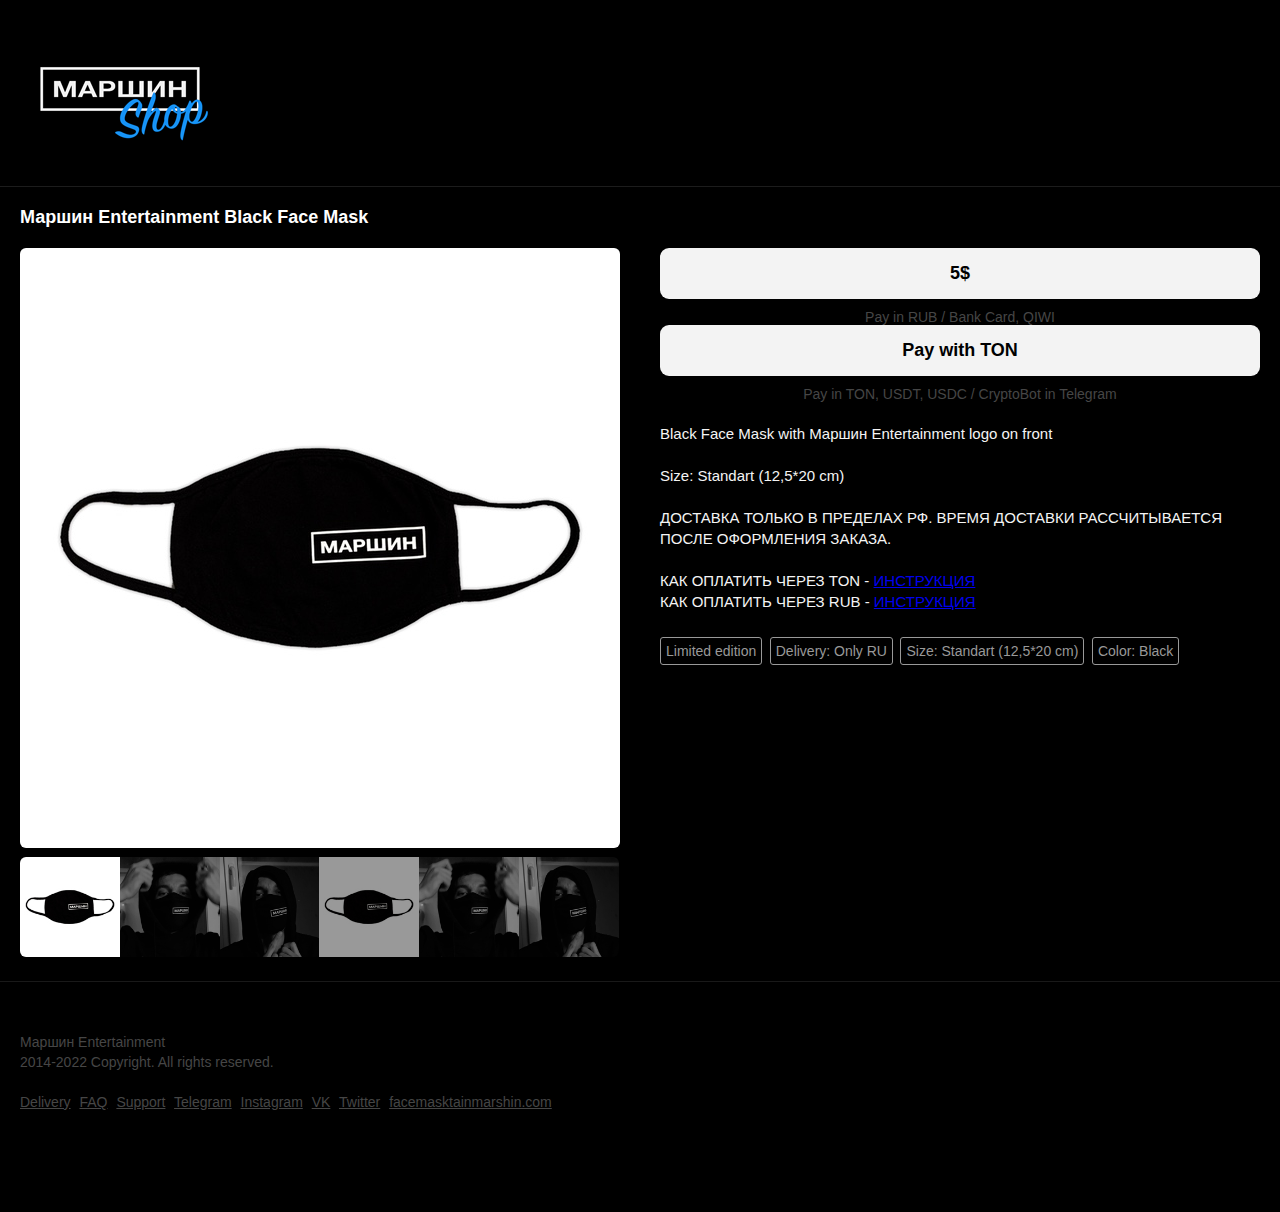
<file: collection/marshin2022/facemask.html>
<!-- 
Marshin Shop Website.
marshin.shop
Desinged by Маршин Entertainment.
Copyright. All rights reserved.
2021
-->

<!DOCTYPE html>
<html>
<head>
	<meta charset="utf-8">
	<title>Маршин Entertainment Black Face Mask - Маршин Shop</title>
	<meta name="apple-mobile-web-app-facemaskable" content="yes">
	<meta name="viewport" content="width=device-width, initial-scale=1.0, user-scalable=no">
	<meta name="title" content="Маршин Entertainment Black Face Mask - Маршин Shop">
	<meta name="description" content="Get Маршин Entertainment Black Face Mask on Маршин Shop">

	<!-- Open Graph / Facebook -->
	<meta property="og:type" content="website">
	<meta property="og:url" content="http://marshin.shop/collection/marshin2022/facemask">
	<meta property="og:title" content="Маршин Entertainment Black Face Mask - Маршин Shop">
	<meta property="og:description" content="Get Маршин Entertainment Black Face Mask on Маршин Shop">
	<meta property="og:image" content="../../favicon/preview_01_03.jpg">

	<!-- Twitter -->
	<meta property="twitter:card" content="summary_large_image">
	<meta property="twitter:url" content="http://marshin.shop/collection/marshin2022/facemask">
	<meta property="twitter:title" content="Маршин Entertainment Black Face Mask - Маршин Shop">
	<meta property="twitter:description" content="Get Маршин Entertainment Black Face Mask on Маршин Shop">
	<meta property="twitter:image" content="https://marshin.shop/favicon/preview_01_03.jpg">

	<!-- Favicon -->
	<link rel="apple-touch-icon" sizes="180x180" href="../../favicon/apple-touch-icon.png">
	<link rel="icon" type="image/png" sizes="32x32" href="../../favicon/favicon-32x32.png">
	<link rel="icon" type="image/png" sizes="16x16" href="../../favicon/favicon-16x16.png">
	<link rel="manifest" href="../../favicon/site.webmanifest">

	<!-- CSS -->
	<link rel="stylesheet" type="text/css" href="../../css/styles.css">

</head>
<body>

	<div class="header">
		<a href="http://marshin.shop">
			<div class="title"><img src="../../images/logo.png"></div>
		</a>
	</div>

	<div class="item_page">

		<div class="product_title">Маршин Entertainment Black Face Mask</div>

		<div class="product_cards">
		  <div class="product_card">

		    <div class="product_images_block">
			  <div class="product_image_big">
			    <img src="../../content/clothes/marshin2022/facemask_01_b.jpg" class="item_image">
			  </div>

			  <div class="product_image_big">
			    <img src="../../content/clothes/marshin2022/facemask_02_b.jpg" class="item_image">
			  </div>

			  <div class="product_image_big">
			    <img src="../../content/clothes/marshin2022/facemask_03_b.jpg" class="item_image">
			  </div>
			    
			  <div class="product_image_big">
			    <img src="../../content/clothes/marshin2022/facemask_01_b.jpg" class="item_image">
			  </div>

			  <div class="product_image_big">
			    <img src="../../content/clothes/marshin2022/facemask_02_b.jpg" class="item_image">
			  </div>
			    
			  <div class="product_image_big">
			    <img src="../../content/clothes/marshin2022/facemask_03_b.jpg" class="item_image">
			  </div>
			    
			  <a class="product_gallery_button_prev" onclick="control_images(-1)"></a>
			  <a class="product_gallery_button_next" onclick="control_images(1)"></a>

			  <div class="product_image_gallery">
			  	<div class="product_image_gallery_block">
			      	<img class="product_image_small fix_image_gallery_left" src="../../content/clothes/marshin2022/facemask_01_s.jpg" onclick="current_image(1)">
			    </div>
			    <div class="product_image_gallery_block">
			      	<img class="product_image_small" src="../../content/clothes/marshin2022/facemask_02_s.jpg" onclick="current_image(2)">
			    </div>
			    <div class="product_image_gallery_block">
			      	<img class="product_image_small" src="../../content/clothes/marshin2022/facemask_03_s.jpg" onclick="current_image(3)">
			    </div>
			    <div class="product_image_gallery_block">
			      	<img class="product_image_small" src="../../content/clothes/marshin2022/facemask_01_s.jpg" onclick="current_image(4)">
			    </div>
			    <div class="product_image_gallery_block">
			      	<img class="product_image_small" src="../../content/clothes/marshin2022/facemask_02_s.jpg" onclick="current_image(5)">
			    </div>    
			    <div class="product_image_gallery_block">
			      	<img class="product_image_small fix_image_gallery_right" src="../../content/clothes/marshin2022/facemask_03_s.jpg" onclick="current_image(6)">
			    </div>
			  </div>
			</div>

			<script type="text/javascript">
				var image_index = 1;
				show_images(image_index);
				function control_images(n) { show_images(image_index += n) }
				function current_image(n) { show_images(image_index = n) }
				function show_images(n) {
					var i;
				  	var image_big = document.getElementsByClassName("product_image_big");
				  	var image_small = document.getElementsByClassName("product_image_small");
				  	if (n > image_big.length) {image_index = 1}
				  	if (n < 1) {image_index = image_big.length}
				  	for (i = 0; i < image_big.length; i++) { image_big[i].style.display = "none"; }
				  	for (i = 0; i < image_small.length; i++) { image_small[i].className = image_small[i].className.replace(" active_image", ""); }
				  	image_big[image_index-1].style.display = "block";
				  	image_small[image_index-1].className += " active_image";
				}
			</script>

		  </div>
		  <div class="product_card">
		  	<a class="buy_button_url" href="https://obscure-ridge-45615.herokuapp.com/marshin2022/UtaLhyD8jKKqvGbMj5BCqgRW.html" target="_blank"><div class="buy_button">5$</div></a>
		  	<div class="buy_options">Pay in RUB / Bank Card, QIWI</div>
		  	<a class="buy_button_url" href="http://t.me/CryptoBot?start=IVJlp6efNW7v" target="_blank"><div class="buy_button cryptobot">Pay with TON</div></a>
		   	<div class="buy_options">Pay in TON, USDT, USDC / CryptoBot in Telegram</div>
		   	<!-- <div class="buy_button sold">Sold out</div>
		   	<div class="buy_options">Join <a class="card-link" href="#">@facemasktainmarsin Telegram channel</a> to get notifed about new drops.</div> -->

		   	<div class="product_description">
		   		Black Face Mask with Маршин Entertainment logo on front

		   		Size: Standart (12,5*20 cm)

		   		ДОСТАВКА ТОЛЬКО В ПРЕДЕЛАХ РФ. ВРЕМЯ ДОСТАВКИ РАССЧИТЫВАЕТСЯ ПОСЛЕ ОФОРМЛЕНИЯ ЗАКАЗА.

		   		КАК ОПЛАТИТЬ ЧЕРЕЗ TON - <a class="card-link" href="https://marshin.shop/faq#cryptobot">ИНСТРУКЦИЯ</a>
		   		КАК ОПЛАТИТЬ ЧЕРЕЗ RUB - <a class="card-link" href="https://marshin.shop/faq#howtobuy">ИНСТРУКЦИЯ</a>
		   	</div>

		   	<div class="product_labels">
		   		<span class="label label_orange">Limited edition</span>
		   		<span class="label">Delivery: Only RU</span>
		   		<span class="label">Size: Standart (12,5*20 cm)</span>
		   		<span class="label">Color: Black</span>
		   	</div>

		  </div>
		</div>

	</div>

	<div class="block_line"></div>

	<div class="footer">
		Маршин Entertainment<br>
		2014-2022 Copyright. All rights reserved.

		<div class="links"> <!-- Social Links -->
			<a class="space-2" href="https://marshin.shop/delivery">Delivery</a>
			<a class="space-2" href="https://marshin.shop/faq">FAQ</a>
			<a class="space-2" href="https://marshin.shop/support">Support</a>
			<a class="space-2" href="https://t.me/facemasktainmarshin">Telegram</a>
			<a class="space-2" href="https://www.instagram.com/facemasktainmarshin/">Instagram</a>
			<a class="space-2" href="https://vk.com/facemasktainmarshin">VK</a>
			<a class="space-2" href="https://twitter.com/facemasktainmarshin">Twitter</a>
			<a class="space-2" href="https://facemasktainmarshin.com">facemasktainmarshin.com</a>
		</div>
	</div>

</body>
</html>
</file>
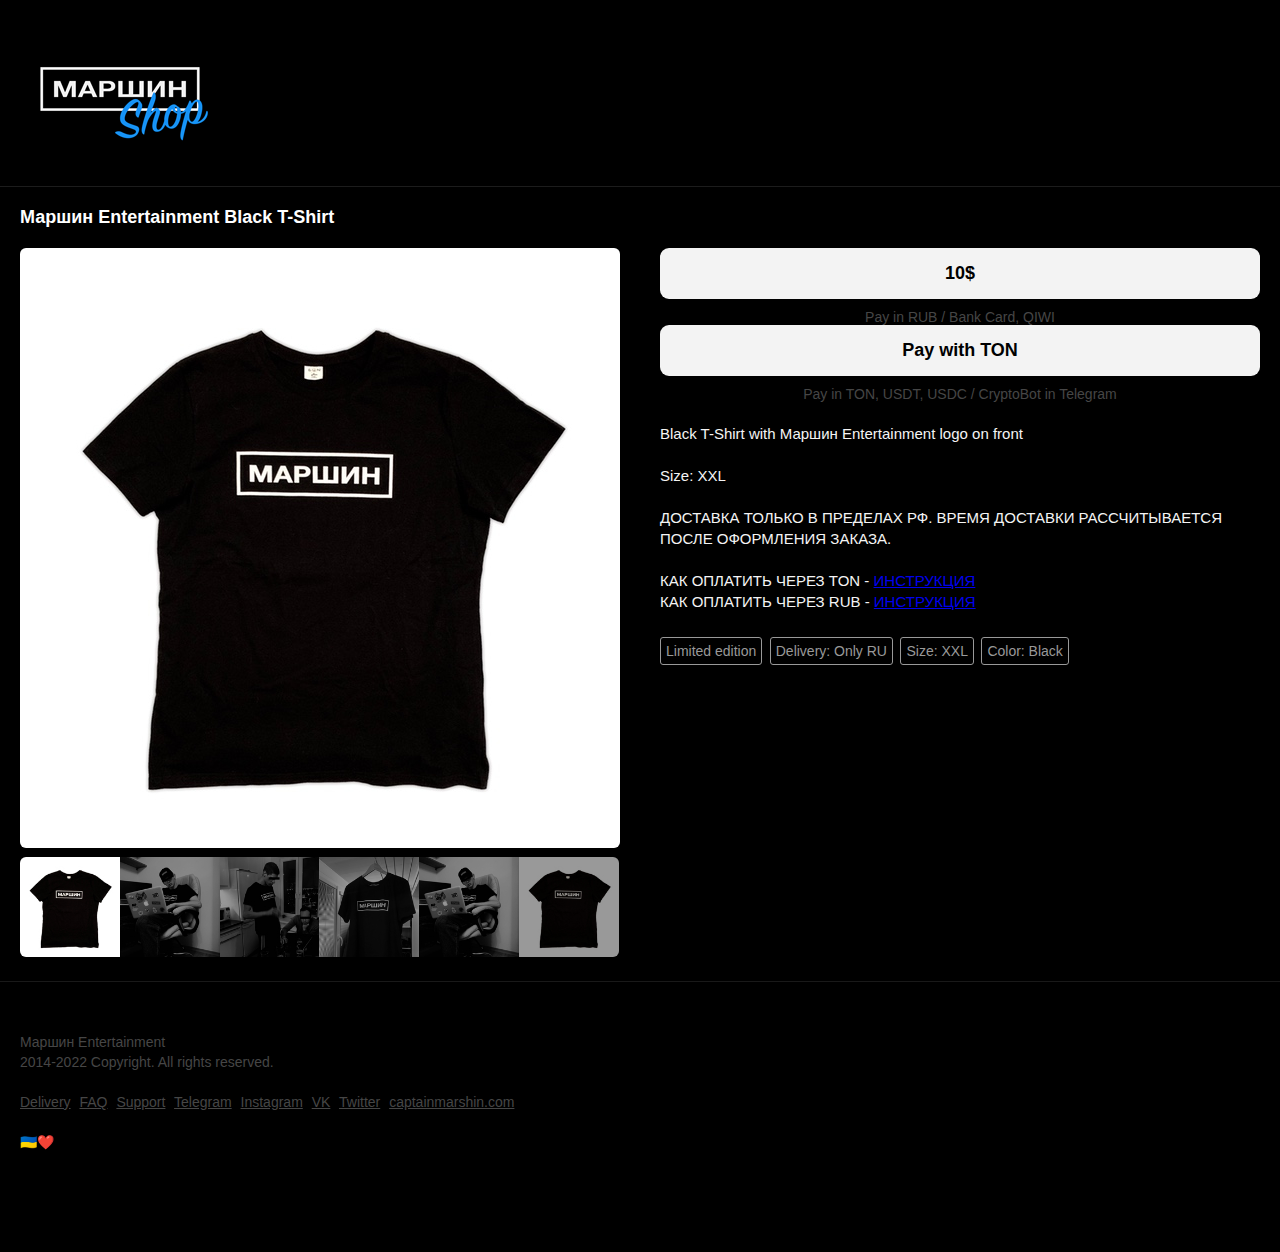
<file: collection/marshin2022/tshirt.html>
<!-- 
Marshin Shop Website.
marshin.shop
Desinged by Маршин Entertainment.
Copyright. All rights reserved.
2021
-->

<!DOCTYPE html>
<html>
<head>
	<meta charset="utf-8">
	<title>Маршин Entertainment Black T-Shirt - Маршин Shop</title>
	<meta name="apple-mobile-web-app-capable" content="yes">
	<meta name="viewport" content="width=device-width, initial-scale=1.0, user-scalable=no">
	<meta name="title" content="Маршин Entertainment Black T-Shirt - Маршин Shop">
	<meta name="description" content="Get Маршин Entertainment Black T-Shirt on Маршин Shop">

	<!-- Open Graph / Facebook -->
	<meta property="og:type" content="website">
	<meta property="og:url" content="http://marshin.shop/collection/marshin2022/tshirt">
	<meta property="og:title" content="Маршин Entertainment Black T-Shirt - Маршин Shop">
	<meta property="og:description" content="Get Маршин Entertainment Black T-Shirt on Маршин Shop">
	<meta property="og:image" content="../../favicon/preview_01_04.jpg">

	<!-- Twitter -->
	<meta property="twitter:card" content="summary_large_image">
	<meta property="twitter:url" content="http://marshin.shop/collection/marshin2022/tshirt">
	<meta property="twitter:title" content="Маршин Entertainment Black T-Shirt - Маршин Shop">
	<meta property="twitter:description" content="Get Маршин Entertainment Black T-Shirt on Маршин Shop">
	<meta property="twitter:image" content="https://marshin.shop/favicon/preview_01_04.jpg">

	<!-- Favicon -->
	<link rel="apple-touch-icon" sizes="180x180" href="../../favicon/apple-touch-icon.png">
	<link rel="icon" type="image/png" sizes="32x32" href="../../favicon/favicon-32x32.png">
	<link rel="icon" type="image/png" sizes="16x16" href="../../favicon/favicon-16x16.png">
	<link rel="manifest" href="../../favicon/site.webmanifest">

	<!-- CSS -->
	<link rel="stylesheet" type="text/css" href="../../css/styles.css">

</head>
<body>

	<div class="header">
		<a href="http://marshin.shop">
			<div class="title"><img src="../../images/logo.png"></div>
		</a>
	</div>

	<div class="item_page">

		<div class="product_title">Маршин Entertainment Black T-Shirt</div>

		<div class="product_cards">
		  <div class="product_card">

		    <div class="product_images_block">
			  <div class="product_image_big">
			    <img src="../../content/clothes/marshin2022/tshirt_01_b.jpg" class="item_image">
			  </div>

			  <div class="product_image_big">
			    <img src="../../content/clothes/marshin2022/tshirt_02_b.jpg" class="item_image">
			  </div>

			  <div class="product_image_big">
			    <img src="../../content/clothes/marshin2022/tshirt_03_b.jpg" class="item_image">
			  </div>
			    
			  <div class="product_image_big">
			    <img src="../../content/clothes/marshin2022/tshirt_04_b.jpg" class="item_image">
			  </div>

			  <div class="product_image_big">
			    <img src="../../content/clothes/marshin2022/tshirt_02_b.jpg" class="item_image">
			  </div>
			    
			  <div class="product_image_big">
			    <img src="../../content/clothes/marshin2022/tshirt_01_b.jpg" class="item_image">
			  </div>
			    
			  <a class="product_gallery_button_prev" onclick="control_images(-1)"></a>
			  <a class="product_gallery_button_next" onclick="control_images(1)"></a>

			  <div class="product_image_gallery">
			  	<div class="product_image_gallery_block">
			      	<img class="product_image_small fix_image_gallery_left" src="../../content/clothes/marshin2022/tshirt_01_s.jpg" onclick="current_image(1)">
			    </div>
			    <div class="product_image_gallery_block">
			      	<img class="product_image_small" src="../../content/clothes/marshin2022/tshirt_02_s.jpg" onclick="current_image(2)">
			    </div>
			    <div class="product_image_gallery_block">
			      	<img class="product_image_small" src="../../content/clothes/marshin2022/tshirt_03_s.jpg" onclick="current_image(3)">
			    </div>
			    <div class="product_image_gallery_block">
			      	<img class="product_image_small" src="../../content/clothes/marshin2022/tshirt_04_s.jpg" onclick="current_image(4)">
			    </div>
			    <div class="product_image_gallery_block">
			      	<img class="product_image_small" src="../../content/clothes/marshin2022/tshirt_02_s.jpg" onclick="current_image(5)">
			    </div>    
			    <div class="product_image_gallery_block">
			      	<img class="product_image_small fix_image_gallery_right" src="../../content/clothes/marshin2022/tshirt_01_s.jpg" onclick="current_image(6)">
			    </div>
			  </div>
			</div>

			<script type="text/javascript">
				var image_index = 1;
				show_images(image_index);
				function control_images(n) { show_images(image_index += n) }
				function current_image(n) { show_images(image_index = n) }
				function show_images(n) {
					var i;
				  	var image_big = document.getElementsByClassName("product_image_big");
				  	var image_small = document.getElementsByClassName("product_image_small");
				  	if (n > image_big.length) {image_index = 1}
				  	if (n < 1) {image_index = image_big.length}
				  	for (i = 0; i < image_big.length; i++) { image_big[i].style.display = "none"; }
				  	for (i = 0; i < image_small.length; i++) { image_small[i].className = image_small[i].className.replace(" active_image", ""); }
				  	image_big[image_index-1].style.display = "block";
				  	image_small[image_index-1].className += " active_image";
				}
			</script>

		  </div>
		  <div class="product_card">
		  	<a class="buy_button_url" href="https://obscure-ridge-45615.herokuapp.com/marshin2022/TkcbdaTHZThynjFWNKD9aHkA.html" target="_blank"><div class="buy_button">10$</div></a>
		  	<div class="buy_options">Pay in RUB / Bank Card, QIWI</div>
		  	<a class="buy_button_url" href="http://t.me/CryptoBot?start=IVPOlV566lFO" target="_blank"><div class="buy_button cryptobot">Pay with TON</div></a>
		   	<div class="buy_options">Pay in TON, USDT, USDC / CryptoBot in Telegram</div>
		   	<!-- <div class="buy_button sold">Sold out</div>
		   	<div class="buy_options">Join <a class="card-link" href="#">@captainmarsin Telegram channel</a> to get notifed about new drops.</div> -->

		   	<div class="product_description">
		   		Black T-Shirt with Маршин Entertainment logo on front

		   		Size: XXL

		   		ДОСТАВКА ТОЛЬКО В ПРЕДЕЛАХ РФ. ВРЕМЯ ДОСТАВКИ РАССЧИТЫВАЕТСЯ ПОСЛЕ ОФОРМЛЕНИЯ ЗАКАЗА.

		   		КАК ОПЛАТИТЬ ЧЕРЕЗ TON - <a class="card-link" href="https://marshin.shop/faq#cryptobot">ИНСТРУКЦИЯ</a>
		   		КАК ОПЛАТИТЬ ЧЕРЕЗ RUB - <a class="card-link" href="https://marshin.shop/faq#howtobuy">ИНСТРУКЦИЯ</a>
		   	</div>

		   	<div class="product_labels">
		   		<span class="label label_orange">Limited edition</span>
		   		<span class="label">Delivery: Only RU</span>
		   		<span class="label">Size: XXL</span>
		   		<span class="label">Color: Black</span>
		   	</div>

		  </div>
		</div>

	</div>

	<div class="block_line"></div>

	<div class="footer">
		Маршин Entertainment<br>
		2014-2022 Copyright. All rights reserved.

		<div class="links"> <!-- Social Links -->
			<a class="space-2" href="https://marshin.shop/delivery">Delivery</a>
			<a class="space-2" href="https://marshin.shop/faq">FAQ</a>
			<a class="space-2" href="https://marshin.shop/support">Support</a>
			<a class="space-2" href="https://t.me/captainmarshin">Telegram</a>
			<a class="space-2" href="https://www.instagram.com/captainmarshin/">Instagram</a>
			<a class="space-2" href="https://vk.com/captainmarshin">VK</a>
			<a class="space-2" href="https://twitter.com/captainmarshin">Twitter</a>
			<a class="space-2" href="https://captainmarshin.com">captainmarshin.com</a>
		</div>
		
		<br>
		<style>
		 .urlhelp { text-decoration: none; }
		</style>
		<a class="urlhelp" href="https://war.ukraine.ua/" target="_blank">🇺🇦❤️</a>
	</div>

</body>
</html>
</file>
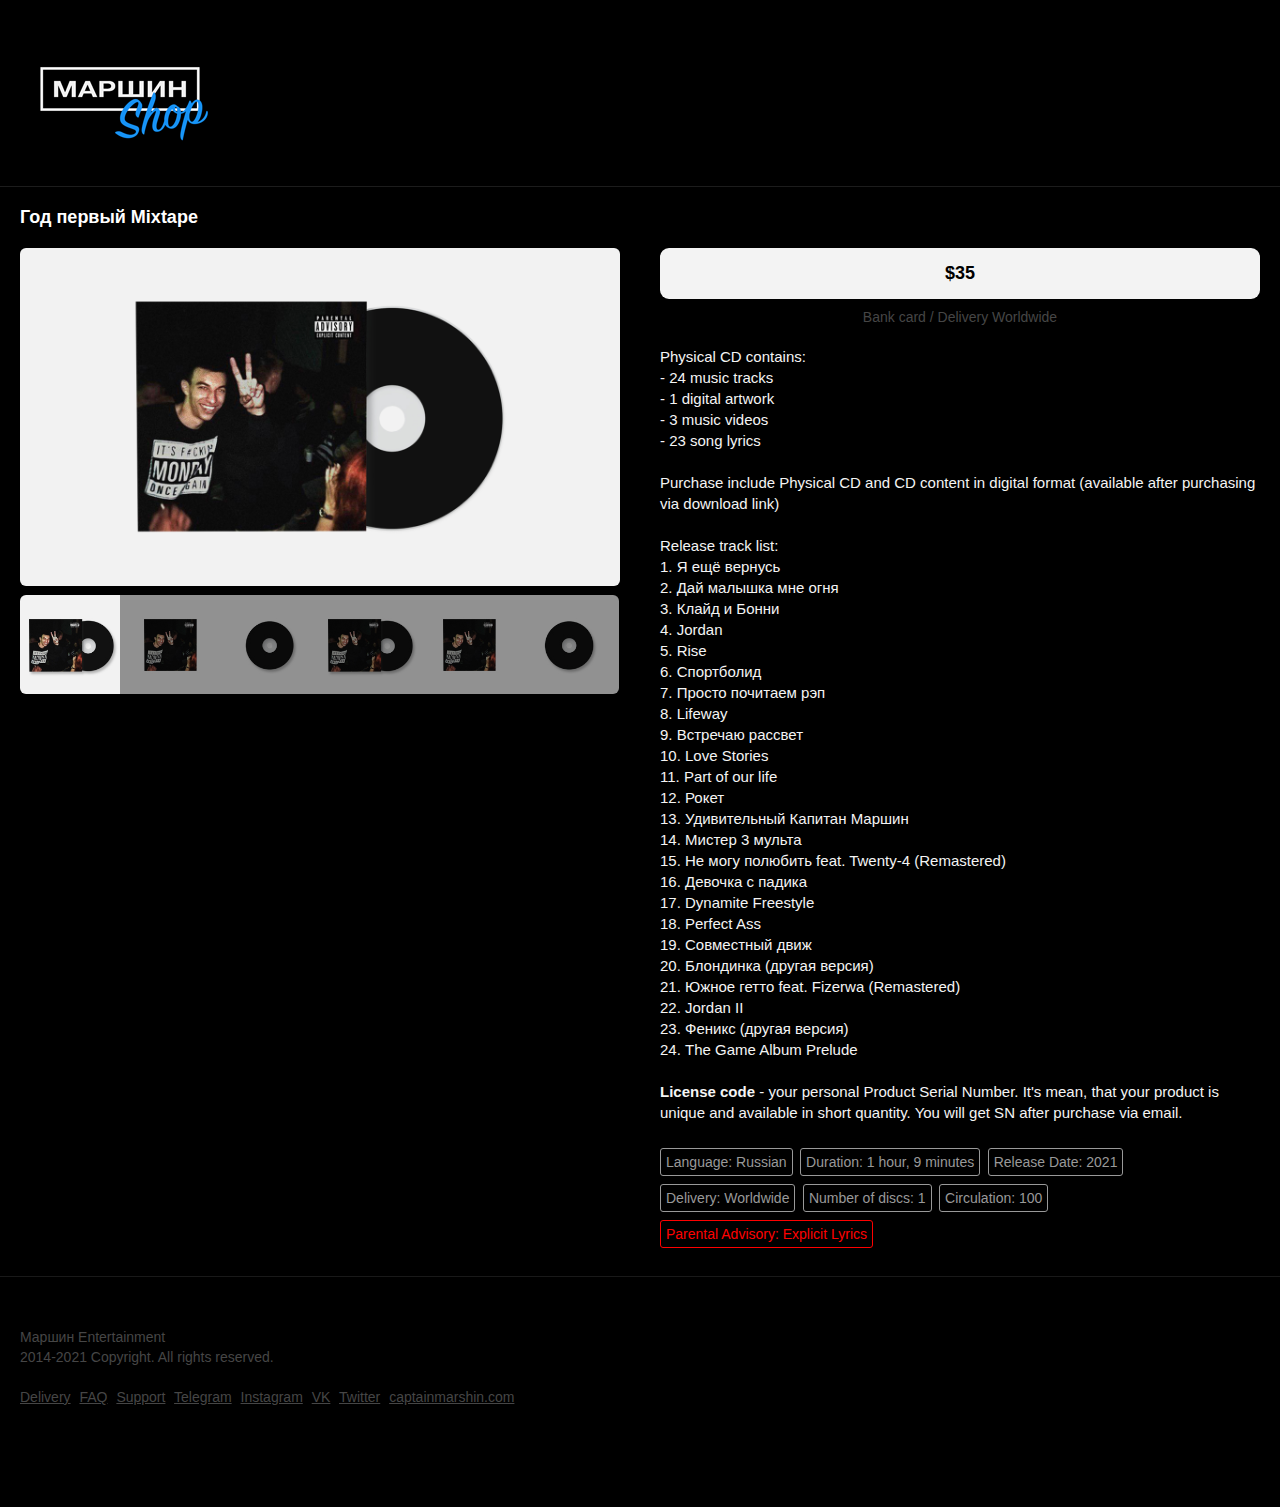
<file: content/music/yearone.html>
<!-- 

Marshin Shop Website.
marshin.shop
Desinged by Маршин Entertainment.
Copyright. All rights reserved.
2021

-->

<!DOCTYPE html>
<html>
<head>
	<meta charset="utf-8">
	<title>Год первый CD Disk - Маршин Shop</title>
	<meta name="apple-mobile-web-app-capable" content="yes">
	<meta name="viewport" content="width=device-width, initial-scale=1.0, user-scalable=no">
	<meta name="title" content="Год первый CD Disk - Маршин Shop">
	<meta name="description" content="Get Год первый CD disk product on Маршин Shop">

	<!-- Open Graph / Facebook -->
	<meta property="og:type" content="website">
	<meta property="og:url" content="http://marshin.shop/_URLNAME_">
	<meta property="og:title" content="Год первый CD Disk - Маршин Shop">
	<meta property="og:description" content="Get Год первый CD disk product on Маршин Shop">
	<meta property="og:image" content="/favicon/preview_01_01.jpg">

	<!-- Twitter -->
	<meta property="twitter:card" content="summary_large_image">
	<meta property="twitter:url" content="http://marshin.shop/_URLNAME_">
	<meta property="twitter:title" content="Год первый CD Disk - Маршин Shop">
	<meta property="twitter:description" content="Get Год первый CD disk product on Маршин Shop">
	<meta property="twitter:image" content="https://marshin.shop/favicon/preview_01_02.jpg">

	<!-- Favicon -->
	<link rel="apple-touch-icon" sizes="180x180" href="/favicon/apple-touch-icon.png">
	<link rel="icon" type="image/png" sizes="32x32" href="/favicon/favicon-32x32.png">
	<link rel="icon" type="image/png" sizes="16x16" href="/favicon/favicon-16x16.png">
	<link rel="manifest" href="/favicon/site.webmanifest">

	<!-- CSS -->
	<link rel="stylesheet" type="text/css" href="/css/styles.css">

</head>
<body>

	<div class="header">
		<a href="http://marshin.shop">
			<div class="title"><img src="/images/logo.png"></div>
		</a>
	</div>

	<div class="item_page">

		<div class="product_title">Год первый Mixtape</div>

		<div class="product_cards">
		  <div class="product_card">

		    <div class="product_images_block">
			  <div class="product_image_big">
			    <img src="/content/music/yearone/item_01_b.jpg" class="item_image">
			  </div>

			  <div class="product_image_big">
			    <img src="/content/music/yearone/item_02_b.jpg" class="item_image">
			  </div>

			  <div class="product_image_big">
			    <img src="/content/music/yearone/item_03_b.jpg" class="item_image">
			  </div>
			    
			  <div class="product_image_big">
			    <img src="/content/music/yearone/item_01_b.jpg" class="item_image">
			  </div>

			  <div class="product_image_big">
			    <img src="/content/music/yearone/item_02_b.jpg" class="item_image">
			  </div>
			    
			  <div class="product_image_big">
			    <img src="/content/music/yearone/item_03_b.jpg" class="item_image">
			  </div>
			    
			  <a class="product_gallery_button_prev" onclick="control_images(-1)"></a>
			  <a class="product_gallery_button_next" onclick="control_images(1)"></a>

			  <div class="product_image_gallery">
			  	<div class="product_image_gallery_block">
			      	<img class="product_image_small fix_image_gallery_left" src="/content/music/yearone/item_01_s.jpg" onclick="current_image(1)">
			    </div>
			    <div class="product_image_gallery_block">
			      	<img class="product_image_small" src="/content/music/yearone/item_02_s.jpg" onclick="current_image(2)">
			    </div>
			    <div class="product_image_gallery_block">
			      	<img class="product_image_small" src="/content/music/yearone/item_03_s.jpg" onclick="current_image(3)">
			    </div>
			    <div class="product_image_gallery_block">
			      	<img class="product_image_small" src="/content/music/yearone/item_01_s.jpg" onclick="current_image(4)">
			    </div>
			    <div class="product_image_gallery_block">
			      	<img class="product_image_small" src="/content/music/yearone/item_02_s.jpg" onclick="current_image(5)">
			    </div>    
			    <div class="product_image_gallery_block">
			      	<img class="product_image_small fix_image_gallery_right" src="/content/music/yearone/item_03_s.jpg" onclick="current_image(6)">
			    </div>
			  </div>
			</div>

			<script type="text/javascript">
				var image_index = 1;
				show_images(image_index);
				function control_images(n) { show_images(image_index += n) }
				function current_image(n) { show_images(image_index = n) }
				function show_images(n) {
					var i;
				  	var image_big = document.getElementsByClassName("product_image_big");
				  	var image_small = document.getElementsByClassName("product_image_small");
				  	if (n > image_big.length) {image_index = 1}
				  	if (n < 1) {image_index = image_big.length}
				  	for (i = 0; i < image_big.length; i++) { image_big[i].style.display = "none"; }
				  	for (i = 0; i < image_small.length; i++) { image_small[i].className = image_small[i].className.replace(" active_image", ""); }
				  	image_big[image_index-1].style.display = "block";
				  	image_small[image_index-1].className += " active_image";
				}
			</script>

		  </div>
		  <div class="product_card">
		  	<a class="buy_button_url" href="https://marshinshop.gumroad.com/l/yearone_cd" target="_blank"><div class="buy_button">$35</div></a>
		   	<div class="buy_options">Bank card / Delivery Worldwide</div>

		   	<div class="product_description">
		   		Physical CD contains:
		   			- 24 music tracks
		   			- 1 digital artwork
		   			- 3 music videos
		   			- 23 song lyrics

		   		Purchase include Physical CD and CD content in digital format (available after purchasing via download link)

		   		Release track list:
		   		1. Я ещё вернусь
		   		2. Дай малышка мне огня
		   		3. Клайд и Бонни
		   		4. Jordan
		   		5. Rise
		   		6. Спортболид
		   		7. Просто почитаем рэп
		   		8. Lifeway
		   		9. Встречаю рассвет
		   		10. Love Stories
		   		11. Part of our life
		   		12. Рокет
		   		13. Удивительный Капитан Маршин
		   		14. Мистер 3 мульта
		   		15. Не могу полюбить feat. Twenty-4 (Remastered)
		   		16. Девочка с падика
		   		17. Dynamite Freestyle
		   		18. Perfect Ass
		   		19. Совместный движ
		   		20. Блондинка (другая версия)
		   		21. Южное гетто feat. Fizerwa (Remastered)
		   		22. Jordan II
		   		23. Феникс (другая версия)
		   		24. The Game Album Prelude

		   		<b>License code</b> - your personal Product Serial Number. It's mean, that your product is unique and available in short quantity. You will get SN after purchase via email.
		   	</div>

		   	<div class="product_labels">
		   		<span class="label">Language: Russian</span>
		   		<span class="label">Duration: 1 hour, 9 minutes</span>
		   		<span class="label">Release Date: 2021</span>
		   		<span class="label">Delivery: Worldwide</span>
		   		<span class="label">Number of discs: 1</span>
		   		<span class="label">Circulation: 100</span>
		   		<span class="label label_red">Parental Advisory: Explicit Lyrics</span>
		   	</div>

		  </div>
		</div>

	</div>

	<div class="block_line"></div>

	<div class="footer">
		Маршин Entertainment<br>
		2014-2021 Copyright. All rights reserved.

		<div class="links"> <!-- Social Links -->
			<a class="space-2" href="delivery.html">Delivery</a>
			<a class="space-2" href="faq.html">FAQ</a>
			<a class="space-2" href="support.html">Support</a>
			<a class="space-2" href="https://t.me/captainmarshin">Telegram</a>
			<a class="space-2" href="https://www.instagram.com/captainmarshin/">Instagram</a>
			<a class="space-2" href="https://vk.com/captainmarshin">VK</a>
			<a class="space-2" href="https://twitter.com/captainmarshin">Twitter</a>
			<a class="space-2" href="https://captainmarshin.com">captainmarshin.com</a>
		</div>
	</div>

</body>
</html>
</file>
<file: css/styles.css>
/*

Marshin Shop Website.
marshin.shop
Desinged by Маршин Entertainment.
Copyright. All rights reserved.
2021

*/

	body{
		margin: 0;
		padding: 0;
		background-color: #000;
		color: #fff;
		font-family: Helvetica;
	}

	.title{
		box-sizing: border-box;
		padding-top: 20px;
		padding-left: 20px;
		padding-bottom: 30px;
		font-size: 25pt;
		/*text-align: center;*/
	}

	@media screen and (max-width: 700px) {
		  .title {
		  	padding-left: 0;
		    text-align: center;
		  }
		}

	.header{
		border-bottom: 1px solid #1c1c1c;
	}

	.category{
		box-sizing: border-box;
	}

		.cat_title{
			font-weight: bold;
			margin-left: 20px;
			margin-top: 15px;
			margin-bottom: 20px;
			font-size: 18px;
		}

		.cat_content{
			width: 100%;
			overflow-x: scroll;
				overflow-y: hidden;
				white-space: nowrap;
				-ms-overflow-style: none;
				scrollbar-width: none;
				/*margin-bottom: 50px;*/
		}

		.cat_content::-webkit-scrollbar {
				 display: none;

		}

		.cat_content_player{
			margin-right: 20px;
			margin-left: 20px;
		}

		.cat_item{
			display: inline-block;
			margin-right: 20px;
		}

		.cat_item_fix{
			display: inline-block;
			margin-right: 16px;
		}

		img.item_cover{
			border: 1px solid #1c1c1c;
			border-radius: 2px;
			height: 180px;
			width: 180px;
			background-color: #1c1c1c;
		}


		.item_name{
			margin-top: 8px;
			font-size: 11pt;
			overflow: hidden;
			width: 180px;
			text-overflow: ellipsis;
			color: #fff;
		}

		.item_year{
			margin-top: 5px;
			font-size: 11pt;
			overflow: hidden;
			width: 180px;
			text-overflow: ellipsis;
			color: #7B7B7B;
		}

		.item_label{
			color: red;
			padding-right: 5px;
		}

		.cat_line{
			height: 1px;
			margin-top: 20px;
			margin-left: 20px;
			background-color: #191919;
		}

		iframe{
			border-radius: 3px; 
			border: 1px solid #1c1c1c;
		}

	.videos{
		box-sizing: border-box;
	}

		img.video_item_cover{
			border: 1px solid #1c1c1c;
			border-radius: 3px;
			height: 180px;
			width: 360px;
			background-color: #1c1c1c;
		}


		.video_item_name{
			margin-top: 8px;
			font-size: 11pt;
			overflow: hidden;
			width: 360px;
			text-overflow: ellipsis;
			color: #fff;
		}

	.lyrics{
		box-sizing: border-box;
	}

		img.lyrics_item_cover{
			border: 1px solid #1c1c1c;
			border-radius: 2px;
			height: 80px;
			width: 180px;
			background-color: #1c1c1c;
		}

		.lyrics_item_symbol{
			background-color: red;
			height: 80px;
			width: 180px;
		}


		.lyrics_show_btn{
			color: orange;
			cursor: pointer;
			margin-top: 15px;
		}

		.lyrics_full{
			display: none;
			white-space: pre-line;
			line-height: 23px;
		}

		.lyrcis_short{
			white-space: pre-line;
			line-height: 23px;
		}

	.projects{
		box-sizing: border-box;
	}

		img.more_item_cover{
			border: 1px solid #1c1c1c;
			border-radius: 50%;
			height: 60px;
			width: 60px;
			background-color: #1c1c1c;
		}

	.footer{
		box-sizing: border-box;
		color: #464646;
		font-size: 14px;
		padding-top: 50px;
		padding-left: 20px;
		padding-right: 20px;
		padding-bottom: 100px;
		line-height: 20px;
	}

		.links{
			margin-top: 20px;
		}

		a.space-2{
			margin-right: 5px;
			color: #464646;
		}






		.block_line{
			height: 1px;
			background-color: #191919;
		}





	/*Product Page styles*/

		.item_page{
			box-sizing: border-box;
		}


		.product_title{
			font-weight: bold;
			margin-left: 20px;
			margin-top: 20px;
			margin-bottom: 20px;
			font-size: 18px;
		}


		.product_card {
		  float: left;
		  width: 50%;
		  padding-left: 20px;
		  padding-right: 20px;
		  padding-bottom: 20px;
		  box-sizing: border-box;
		}

			.product_cards:after {
			  content: "";
			  display: table;
			  clear: both;
			}


			.buy_button{
				width: 100%;
				box-sizing: border-box;
				padding: 15px 15px;
				background-color: #f3f3f3;
				color: black;
				font-size: 18px;
				text-align: center;
				font-weight: bold;
				border-radius: 9px;
			}

				.buy_button_url{
					text-decoration: none;
					color: black;
				}

				.buy_options{
					text-align: center;
					color: #464646;
					font-size: 14px;
					margin-top: 10px;
				}

		.product_description{
			color: #f4f4f4;
			font-size: 15px;
			white-space: pre-line;
			line-height: 21px;
		}


		.product_images_block {
		  position: relative;
		}

		.product_image_big {
		  display: none;
		}


		.item_image{
			width: 100%;
			height: auto;
			border-radius: 6px;
		}

		.product_gallery_button_prev,
		.product_gallery_button_next {
		  cursor: pointer;
		  position: absolute;
		  top: 0.1%;
		  width: 40%;
		  padding: 90px;
		  box-sizing: border-box;
		  height: 90%;
		  user-select: none;
		  -webkit-user-select: none;
		}

		.product_gallery_button_next {
		  right: 0;
		}

		.product_image_gallery{
			margin-top: 5px;
		}

		.product_image_gallery:after {
		  content: "";
		  display: inline-block;
		  clear: both;
		}

		.product_image_gallery_block {
		  float: left;
		  width: 16.64%;
		}

		.product_image_small {
		  opacity: 0.6;
		  width: 100%;
		}

		.fix_image_gallery_left{
			border-radius: 6px 0 0 6px;
		}

		.fix_image_gallery_right{
			border-radius: 0 6px 6px 0;
		}

		.active_image,
		.product_image_small:hover {
		  opacity: 1;
		  cursor: pointer;
		}

		.product_labels{
			margin-top: 25px;
		}

		.label{
			font-size: 14px;
			color: #999999;
			border: 1px solid #999999;
			padding: 5px;
			border-radius: 3px;
			margin-bottom: 8px;
			display: inline-block;
			margin-right: 3px;
		}

		.label_red{
			color: red;
			border: 1px solid red;
		}

		.label:last-child{
			margin-right: 0;
		}


		@media screen and (max-width: 700px) {
		  .product_card {
		    width: 100%;
		  }
		}




		/* Delivery, FAQ, Support pages styles */

		.text{
			margin-top: 20px;
			margin-bottom: 20px;
			margin-right: 20px;
			font-size: 14px;
			color: white;
			line-height: 20px;
		}

		.text_blocks{
			display: block;
			margin-bottom: 15px;
			margin-left: 20px;
		}

		.faq_url{
			color: white;
		}

		.support_urls{
			margin-top: 20px;
		}


		/* Sold out page styles */

		.message{
			margin-top: 40px;
			margin-bottom: 45px;
			margin-left: 20px;
			margin-right: 20px;
		}

		.sold_out_h{
			font-size: 20px;
			font-weight: bold;
			color: white;
			text-align: center;
			margin-bottom: 7px;
		}

		.sold_out_msg{
			font-size: 14px;
			color: white;
			text-align: center;
			margin-bottom: 30px;
		}

		.sold_out_social{
			text-align: center;
		}

		.sold_out_back{
			margin-top: 30px;
			text-align: center;
			font-size: 14px;
		}

		.sold_out_back a{
			text-decoration: underline;
			color: #f3f3f3;
		}


		/* 404 */

		.error{
			margin-top: 20px;
			margin-bottom: 45px;
			margin-left: 20px;
		}

		.error_number{
			font-size: 120px;
			font-weight: bold;
			color: white;
		}

		.error_text{
			font-size: 14px;
			color: white;
		}

		.error_back{
			color: white;
			margin-top: 30px;
			font-size: 14px;
		}
</file>
